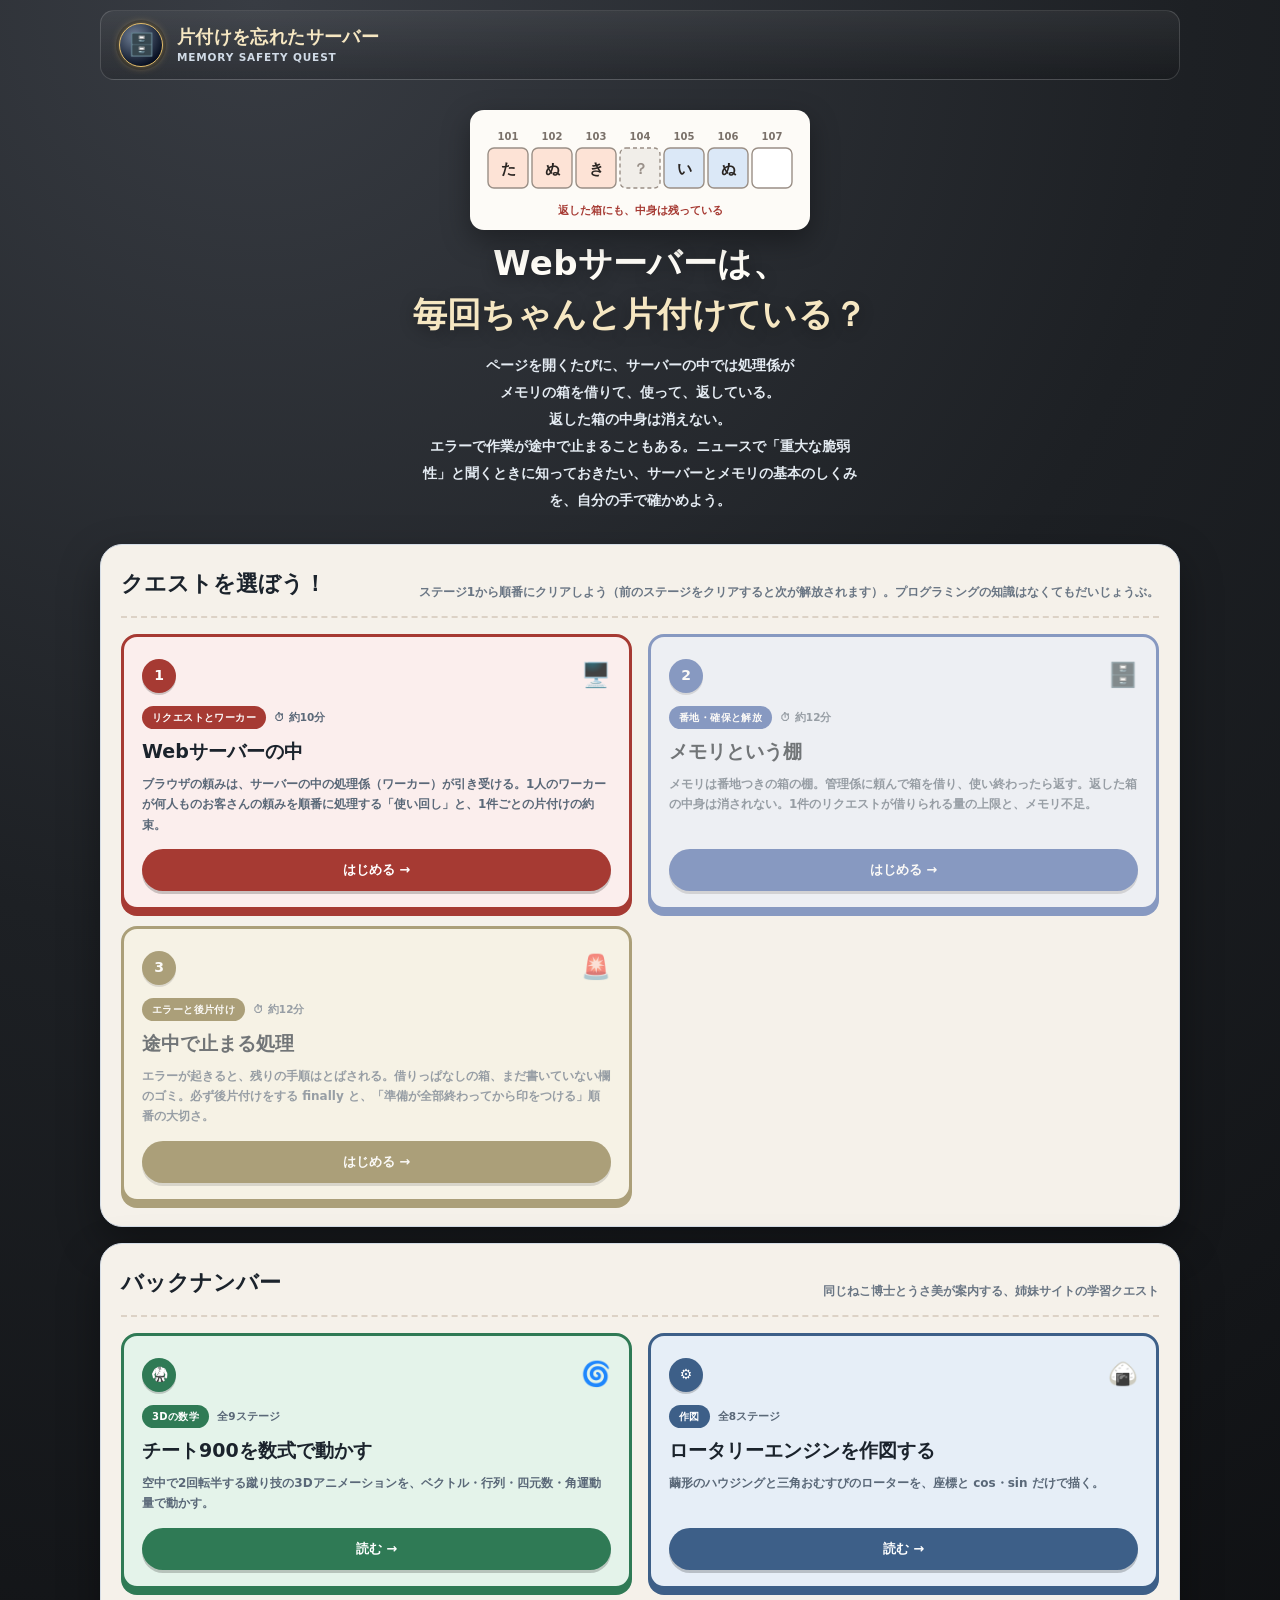
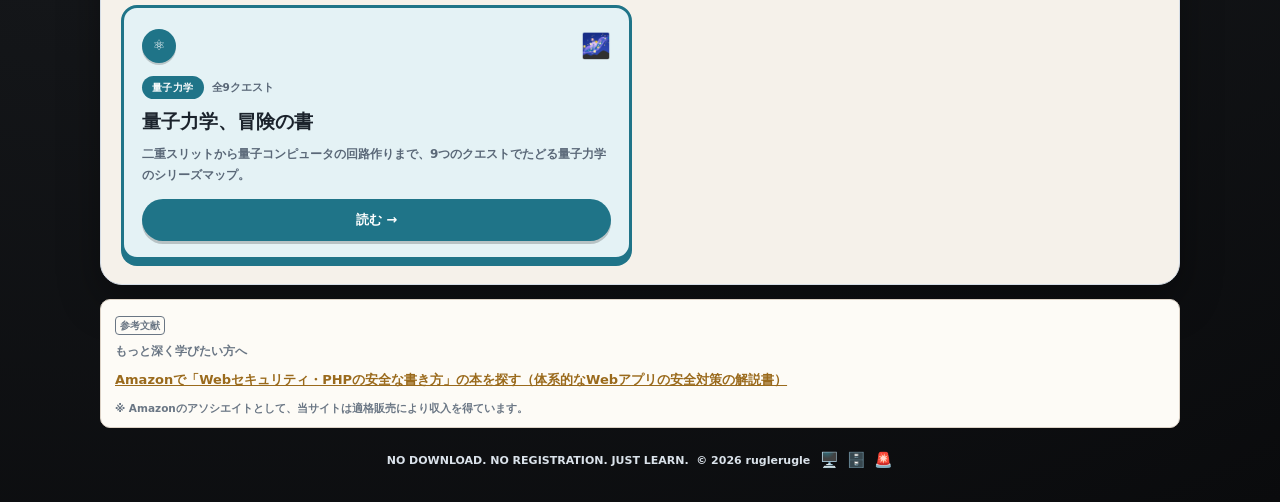
<file: index.html>
<!DOCTYPE html>
<html lang="ja">
<head>
<meta charset="UTF-8">
<meta name="viewport" content="width=device-width, initial-scale=1.0">
<meta name="theme-color" content="#1d2024">
<!-- Google tag (gtag.js) -->
<script async src="https://www.googletagmanager.com/gtag/js?id=G-9RTQCP2HXM"></script>
<script>
  window.dataLayer = window.dataLayer || [];
  function gtag(){dataLayer.push(arguments);}
  gtag('js', new Date());
  gtag('config', 'G-9RTQCP2HXM');
</script>
<title>片付けを忘れたサーバー ― Webサーバーとメモリのしくみを学ぶ全3ステージの無料学習ゲーム</title>
<meta name="description" content="Webページが届くまでにサーバーの中で何が起きているのか。リクエストとワーカーの使い回し、番地つきの箱が並ぶメモリの棚、エラーで処理が途中で止まったときの後片付けまで、Webサーバーとメモリのしくみを全3ステージで中学生にもわかるように解説。">
<link rel="canonical" href="https://memory-safety.habatakijuku.com/">
<meta property="og:type" content="website">
<meta property="og:site_name" content="片付けを忘れたサーバー">
<meta property="og:locale" content="ja_JP">
<meta property="og:title" content="片付けを忘れたサーバー ― Webサーバーとメモリのしくみを学ぶ全3ステージの無料学習ゲーム">
<meta property="og:description" content="リクエストとワーカー、番地つきの箱の棚、エラーと後片付け。Webサーバーの中で起きていることを全3ステージで。">
<meta property="og:url" content="https://memory-safety.habatakijuku.com/">
<meta property="og:image" content="https://memory-safety.habatakijuku.com/images/ogp.png">
<meta property="og:image:width" content="1200">
<meta property="og:image:height" content="630">
<meta property="og:image:alt" content="片付けを忘れたサーバー：番地つきの箱の棚と、途中で止められた処理係">
<meta name="twitter:card" content="summary_large_image">
<link rel="icon" type="image/png" href="images/favicon.png">
<link rel="apple-touch-icon" href="images/apple-touch-icon.png">
<link rel="stylesheet" href="design-system.css?v=20261022a">
<script type="application/ld+json">
{
  "@context": "https://schema.org",
  "@type": "LearningResource",
  "name": "片付けを忘れたサーバー",
  "alternateName": "MEMORY SAFETY QUEST",
  "description": "Webサーバーの中のしくみ（リクエスト・ワーカーの使い回し）、メモリ（番地・確保と解放・返した箱に残る中身・メモリの上限）、エラーで処理が途中で止まったときの後片付けを学ぶ全3ステージの無料学習ゲーム。",
  "url": "https://memory-safety.habatakijuku.com/",
  "inLanguage": "ja",
  "learningResourceType": "learning activity",
  "educationalLevel": "中学生以上",
  "teaches": "リクエストとレスポンス・ワーカーの使い回し・メモリの番地・メモリの確保と解放・memory_limit とメモリ不足・エラーと後片付け・finally・初期化の順番",
  "isAccessibleForFree": true,
  "author": { "@type": "Person", "name": "ruglerugle" },
  "hasPart": [
    { "@type": "LearningResource", "position": 1, "name": "STAGE1 Webサーバーの中", "url": "https://memory-safety.habatakijuku.com/stage1" },
    { "@type": "LearningResource", "position": 2, "name": "STAGE2 メモリという棚", "url": "https://memory-safety.habatakijuku.com/stage2" },
    { "@type": "LearningResource", "position": 3, "name": "STAGE3 途中で止まる処理", "url": "https://memory-safety.habatakijuku.com/stage3" }
  ]
}
</script>
<style>
  .hero-shelf{width:min(100%,340px);height:auto;display:block;margin:0 auto 8px;filter:drop-shadow(0 10px 14px rgba(0,0,0,.35))}
</style>
</head>
<body>
<div class="shell">
  <nav class="topbar" aria-label="サイト情報">
    <span class="brand-badge" aria-hidden="true">🗄️</span>
    <span class="brand-copy">
      <strong>片付けを忘れたサーバー</strong>
      <small>MEMORY SAFETY QUEST</small>
    </span>
  </nav>

  <header class="hero">
    <div class="hero-copy">
      <svg class="hero-shelf" viewBox="0 0 340 120" aria-hidden="true">
        <rect x="0" y="0" width="340" height="120" rx="14" fill="#fdfbf7"/>
        <g font-size="10" font-weight="800" text-anchor="middle" fill="#7a716a">
          <text x="38" y="30">101</text><text x="82" y="30">102</text><text x="126" y="30">103</text><text x="170" y="30">104</text><text x="214" y="30">105</text><text x="258" y="30">106</text><text x="302" y="30">107</text>
        </g>
        <g stroke="#9a8f86" stroke-width="1.4">
          <rect x="18" y="38" width="40" height="40" rx="6" fill="#fde3d6"/><rect x="62" y="38" width="40" height="40" rx="6" fill="#fde3d6"/><rect x="106" y="38" width="40" height="40" rx="6" fill="#fde3d6"/>
          <rect x="150" y="38" width="40" height="40" rx="6" fill="#f1eee9" stroke-dasharray="4 3"/><rect x="194" y="38" width="40" height="40" rx="6" fill="#dbe8f7"/><rect x="238" y="38" width="40" height="40" rx="6" fill="#dbe8f7"/><rect x="282" y="38" width="40" height="40" rx="6" fill="#fff"/>
        </g>
        <g font-size="15" font-weight="800" text-anchor="middle" fill="#2a2522">
          <text x="38" y="64">た</text><text x="82" y="64">ぬ</text><text x="126" y="64">き</text><text x="170" y="64" fill="#9a918a">？</text><text x="214" y="64">い</text><text x="258" y="64">ぬ</text>
        </g>
        <text x="170" y="104" font-size="11" font-weight="800" text-anchor="middle" fill="#a63a33">返した箱にも、中身は残っている</text>
      </svg>
      <h1><span class="line">Webサーバーは、</span><span class="line accent">毎回ちゃんと片付けている？</span></h1>
      <p>ページを開くたびに、サーバーの中では処理係が<span class="nowrap">メモリの箱を借りて、使って、返している。</span><span class="nowrap">返した箱の中身は消えない。</span><span class="nowrap">エラーで作業が途中で止まることもある。</span>ニュースで「重大な脆弱性」と聞くときに知っておきたい、サーバーとメモリの基本のしくみを、自分の手で確かめよう。</p>
    </div>
  </header>
  <main>
    <section class="board" aria-labelledby="quest-heading">
      <div class="board-head">
        <div><h2 id="quest-heading">クエストを選ぼう！</h2></div>
        <p>ステージ1から順番にクリアしよう（前のステージをクリアすると次が解放されます）。プログラミングの知識はなくてもだいじょうぶ。</p>
      </div>
      <div class="quest-grid">
        <a class="quest-card" href="stage1.html" data-stage="1" style="--accent:#a63a33;--accent-bg:#fbeeed">
          <div class="q-top"><span class="q-num">1</span><span class="q-suit" aria-hidden="true">🖥️</span></div>
          <div class="q-meta"><span class="q-tag">リクエストとワーカー</span><span class="q-time">⏱ 約10分</span></div>
          <div class="q-title">Webサーバーの中</div>
          <p class="q-desc">ブラウザの頼みは、サーバーの中の処理係（ワーカー）が引き受ける。1人のワーカーが何人ものお客さんの頼みを順番に処理する「使い回し」と、1件ごとの片付けの約束。</p>
          <span class="q-cta">はじめる →</span>
        </a>
        <a class="quest-card" href="stage2.html" data-stage="2" style="--accent:#3f5fa6;--accent-bg:#e9eef9">
          <div class="q-top"><span class="q-num">2</span><span class="q-suit" aria-hidden="true">🗄️</span></div>
          <div class="q-meta"><span class="q-tag">番地・確保と解放</span><span class="q-time">⏱ 約12分</span></div>
          <div class="q-title">メモリという棚</div>
          <p class="q-desc">メモリは番地つきの箱の棚。管理係に頼んで箱を借り、使い終わったら返す。返した箱の中身は消されない。1件のリクエストが借りられる量の上限と、メモリ不足。</p>
          <span class="q-cta">はじめる →</span>
        </a>
        <a class="quest-card" href="stage3.html" data-stage="3" style="--accent:#7a6a2f;--accent-bg:#f7f3e2">
          <div class="q-top"><span class="q-num">3</span><span class="q-suit" aria-hidden="true">🚨</span></div>
          <div class="q-meta"><span class="q-tag">エラーと後片付け</span><span class="q-time">⏱ 約12分</span></div>
          <div class="q-title">途中で止まる処理</div>
          <p class="q-desc">エラーが起きると、残りの手順はとばされる。借りっぱなしの箱、まだ書いていない欄のゴミ。必ず後片付けをする finally と、「準備が全部終わってから印をつける」順番の大切さ。</p>
          <span class="q-cta">はじめる →</span>
        </a>
      </div>
    </section>
    <section class="board" aria-labelledby="next-heading" style="margin-top:16px">
      <div class="board-head">
        <div><h2 id="next-heading">バックナンバー</h2></div>
        <p>同じねこ博士とうさ美が案内する、姉妹サイトの学習クエスト</p>
      </div>
      <div class="quest-grid">
        <a class="quest-card" href="https://physics-engine.habatakijuku.com/" target="_blank" rel="noopener" style="--accent:#2f7a55;--accent-bg:#e4f3ea">
          <div class="q-top"><span class="q-num">🥋</span><span class="q-suit" aria-hidden="true">🌀</span></div>
          <div class="q-meta"><span class="q-tag">3Dの数学</span><span class="q-time">全9ステージ</span></div>
          <div class="q-title">チート900を数式で動かす</div>
          <p class="q-desc">空中で2回転半する蹴り技の3Dアニメーションを、ベクトル・行列・四元数・角運動量で動かす。</p>
          <span class="q-cta">読む →</span>
        </a>
        <a class="quest-card" href="https://rotary-engine.habatakijuku.com/" target="_blank" rel="noopener" style="--accent:#3d5f88;--accent-bg:#e6eef7">
          <div class="q-top"><span class="q-num">⚙</span><span class="q-suit" aria-hidden="true">🍙</span></div>
          <div class="q-meta"><span class="q-tag">作図</span><span class="q-time">全8ステージ</span></div>
          <div class="q-title">ロータリーエンジンを作図する</div>
          <p class="q-desc">繭形のハウジングと三角おむすびのローターを、座標と cos・sin だけで描く。</p>
          <span class="q-cta">読む →</span>
        </a>
        <a class="quest-card" href="https://quantum-mechanics.habatakijuku.com/" target="_blank" rel="noopener" style="--accent:#1f7488;--accent-bg:#e4f2f5">
          <div class="q-top"><span class="q-num">⚛</span><span class="q-suit" aria-hidden="true">🌌</span></div>
          <div class="q-meta"><span class="q-tag">量子力学</span><span class="q-time">全9クエスト</span></div>
          <div class="q-title">量子力学、冒険の書</div>
          <p class="q-desc">二重スリットから量子コンピュータの回路作りまで、9つのクエストでたどる量子力学のシリーズマップ。</p>
          <span class="q-cta">読む →</span>
        </a>
      </div>
    </section>
    <div id="book-recommend"></div>
  </main>
  <footer>
    <p>NO DOWNLOAD. NO REGISTRATION. JUST LEARN. &nbsp;© <span id="year"></span> ruglerugle</p>
    <div class="footer-suits" aria-hidden="true"><span>🖥️</span><span>🗄️</span><span>🚨</span></div>
  </footer>
</div>
<script>
  document.getElementById("year").textContent = new Date().getFullYear();
</script>
<script src="js/progress.js?v=20261022a"></script>
<script>RQ.initCoverPage();</script>
<script src="https://my.habatakijuku.com/sync.js" defer></script>
</body>
</html>
</file>
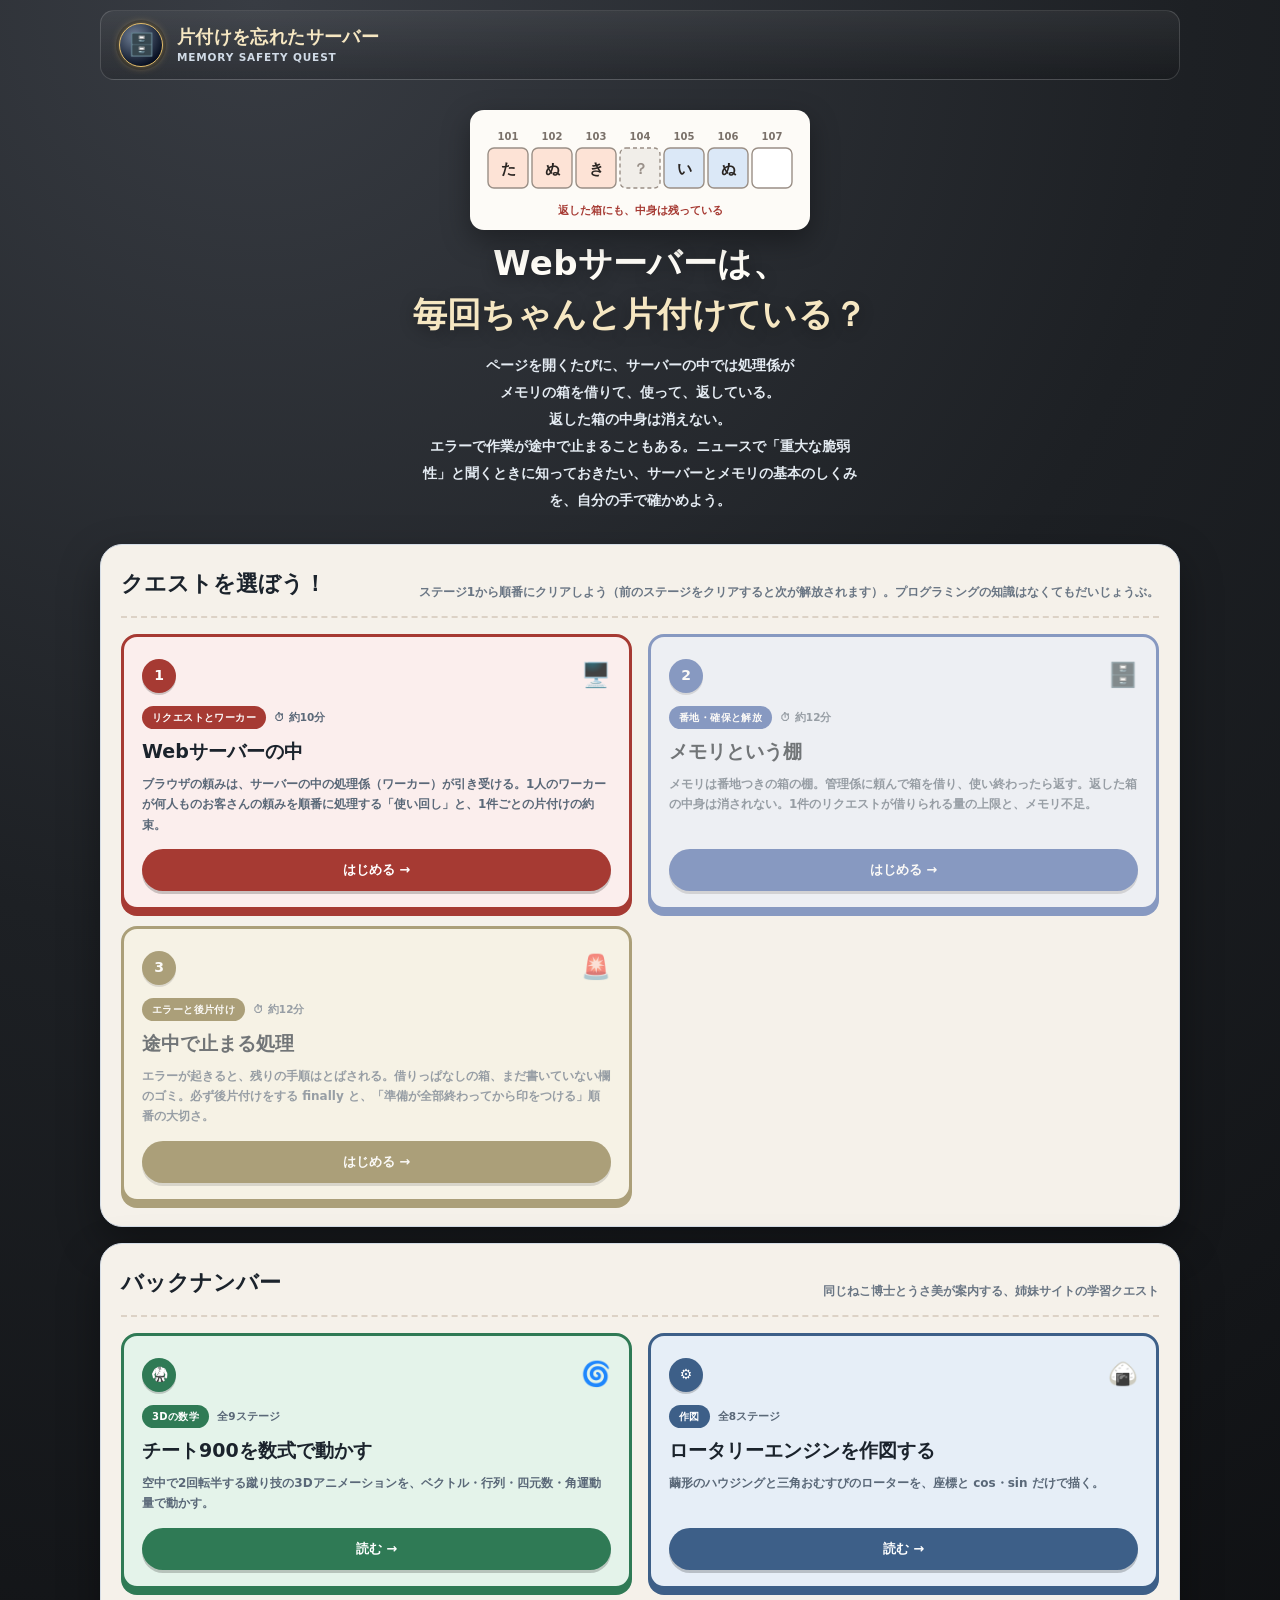
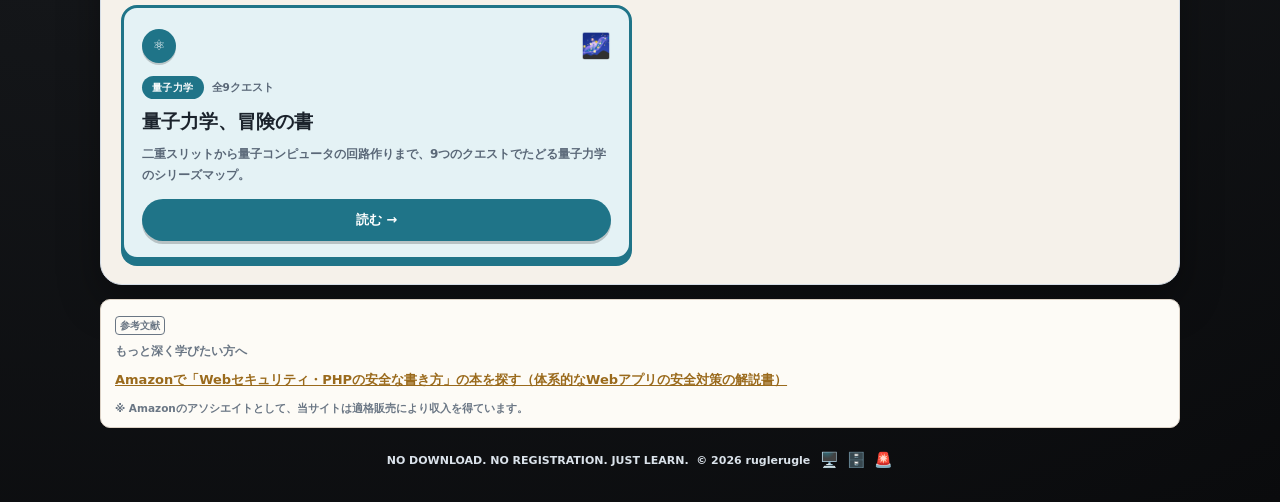
<file: complete.html>
<!DOCTYPE html>
<html lang="ja">
<head>
<meta charset="UTF-8">
<meta name="viewport" content="width=device-width, initial-scale=1.0">
<meta name="theme-color" content="#1d2024">
<!-- Google tag (gtag.js) -->
<script async src="https://www.googletagmanager.com/gtag/js?id=G-9RTQCP2HXM"></script>
<script>
  window.dataLayer = window.dataLayer || [];
  function gtag(){dataLayer.push(arguments);}
  gtag('js', new Date());
  gtag('config', 'G-9RTQCP2HXM');
</script>
<title>全ステージクリア ― 片付けを忘れたサーバー</title>
<meta name="description" content="片付けを忘れたサーバー、全3ステージクリアおめでとう。ここまでの旅を振り返ろう。">
<meta name="robots" content="noindex">
<link rel="canonical" href="https://memory-safety.habatakijuku.com/complete">
<meta property="og:type" content="website">
<meta property="og:site_name" content="片付けを忘れたサーバー">
<meta property="og:locale" content="ja_JP">
<meta property="og:title" content="全ステージクリア ― 片付けを忘れたサーバー">
<meta property="og:description" content="全3ステージクリアおめでとう。旅を振り返ろう。">
<meta property="og:url" content="https://memory-safety.habatakijuku.com/complete">
<meta property="og:image" content="https://memory-safety.habatakijuku.com/images/ogp.png">
<meta property="og:image:width" content="1200">
<meta property="og:image:height" content="630">
<meta property="og:image:alt" content="片付けを忘れたサーバー：番地つきの箱の棚と、途中で止められた処理係">
<meta name="twitter:card" content="summary_large_image">
<link rel="icon" type="image/png" href="images/favicon.png">
<link rel="apple-touch-icon" href="images/apple-touch-icon.png">
<link rel="stylesheet" href="design-system.css?v=20261022a">
</head>
<body>
<div class="shell">
  <nav class="topbar" aria-label="サイト情報">
    <a class="brand-badge" href="index.html" title="トップへ" aria-label="トップへ" style="text-decoration:none">🗄️</a>
    <span class="brand-copy">
      <strong>片付けを忘れたサーバー</strong>
      <small>MEMORY SAFETY QUEST</small>
    </span>
  </nav>

  <header class="hero">
    <div class="hero-copy">
      <h1><span class="line">借りて、使って、</span><span class="line accent">きちんと返す。</span></h1>
      <p>リクエストとワーカーの使い回し、番地つきの箱の棚、エラーで止まったときの後片付け。きみは、Webサーバーが毎回の頼みをどう引き受けて、どう片付けているのかを、ひとつずつ確かめた。旅の記録で振り返ろう。</p>
    </div>
  </header>

  <main>
    <section class="board" aria-labelledby="recap-heading">
      <div class="board-head">
        <div><h2 id="recap-heading">ここまでの旅を振り返ろう</h2></div>
      </div>

      <div class="recap-list">
        <div class="recap-item">
          <span class="recap-num">1</span>
          <div class="recap-body"><span class="recap-title">Webサーバーの中。</span> <span class="recap-desc">ブラウザの頼みがリクエスト、返事がレスポンス。用意しておいたワーカーが何件ものリクエストを順番に引き受け、1件ごとに使ったものを全部片付ける。</span></div>
        </div>
        <div class="recap-item">
          <span class="recap-num">2</span>
          <div class="recap-body"><span class="recap-title">メモリという棚。</span> <span class="recap-desc">メモリは番地つきの箱の棚。借りる＝確保、返す＝解放。返した箱の中身は消されない。1件が借りられる量には memory_limit の上限があり、超えるとメモリ不足（OOM）で打ち切り。</span></div>
        </div>
        <div class="recap-item">
          <span class="recap-num">3</span>
          <div class="recap-body"><span class="recap-title">途中で止まる処理。</span> <span class="recap-desc">エラーが起きると残りの手順はとばされる。finally で必ず後片付けをする。まだ書いていない欄にはゴミが入っているので、借りたらすぐ初期値を書き、準備が全部終わってから「できた」の印をつける。</span></div>
        </div>
      </div>

      <div class="complete-actions">
        <a class="btn btn-primary" id="btn-share" href="#" target="_blank" rel="noopener">𝕏 クリアをシェアする</a>
        <a class="btn" href="index.html">トップに戻る →</a>
        <button class="btn" id="btn-reset-all">🔄 進捗をリセットして最初から</button>
      </div>
    </section>

    <section class="board" aria-labelledby="next-heading" style="margin-top:16px">
      <div class="board-head">
        <div><h2 id="next-heading">バックナンバー</h2></div>
        <p>同じねこ博士とうさ美が案内する、姉妹サイトの学習クエスト</p>
      </div>
      <div class="quest-grid">
        <a class="quest-card" href="https://rotary-engine.habatakijuku.com/" target="_blank" rel="noopener" style="--accent:#3d5f88;--accent-bg:#e6eef7">
          <div class="q-top"><span class="q-num">⚙</span><span class="q-suit" aria-hidden="true">🍙</span></div>
          <div class="q-meta"><span class="q-tag">作図</span><span class="q-time">全8ステージ</span></div>
          <div class="q-title">ロータリーエンジンを作図する</div>
          <p class="q-desc">繭形のハウジングと三角おむすびのローターを、座標と cos・sin だけで描く。</p>
          <span class="q-cta">読む →</span>
        </a>
        <a class="quest-card" href="https://physics-engine.habatakijuku.com/" target="_blank" rel="noopener" style="--accent:#2f7a55;--accent-bg:#e4f3ea">
          <div class="q-top"><span class="q-num">🥋</span><span class="q-suit" aria-hidden="true">🌀</span></div>
          <div class="q-meta"><span class="q-tag">3Dの数学</span><span class="q-time">全9ステージ</span></div>
          <div class="q-title">チート900を数式で動かす</div>
          <p class="q-desc">空中で2回転半する蹴り技の3Dアニメーションを、ベクトル・行列・四元数・角運動量で動かす。</p>
          <span class="q-cta">読む →</span>
        </a>
        <a class="quest-card" href="https://quantum-mechanics.habatakijuku.com/" target="_blank" rel="noopener" style="--accent:#1f7488;--accent-bg:#e4f2f5">
          <div class="q-top"><span class="q-num">⚛</span><span class="q-suit" aria-hidden="true">🌌</span></div>
          <div class="q-meta"><span class="q-tag">量子力学</span><span class="q-time">全9クエスト</span></div>
          <div class="q-title">量子力学、冒険の書</div>
          <p class="q-desc">二重スリットから量子コンピュータの回路作りまで、9つのクエストでたどる量子力学のシリーズマップ。</p>
          <span class="q-cta">読む →</span>
        </a>
      </div>
    </section>
    <div id="book-recommend"></div>
  </main>

  <footer>
    <p>NO DOWNLOAD. NO REGISTRATION. JUST LEARN. &nbsp;© <span id="year"></span> ruglerugle</p>
    <div class="footer-suits" aria-hidden="true"><span>🖥️</span><span>🗄️</span><span>🚨</span></div>
  </footer>
</div>

<script>
  document.getElementById("year").textContent = new Date().getFullYear();
  document.getElementById("btn-share").href =
    "https://twitter.com/intent/tweet?text=" +
    encodeURIComponent("「片付けを忘れたサーバー」全3ステージをクリア！ リクエストとワーカー、メモリの棚、エラーと後片付けで、Webサーバーの中のしくみがわかりました🗄️") +
    "&url=" + encodeURIComponent("https://memory-safety.habatakijuku.com/");
</script>
<script src="js/progress.js?v=20261022a"></script>
<script>RQ.initCompletePage();</script>
<script src="https://my.habatakijuku.com/sync.js" defer></script>
</body>
</html>
</file>
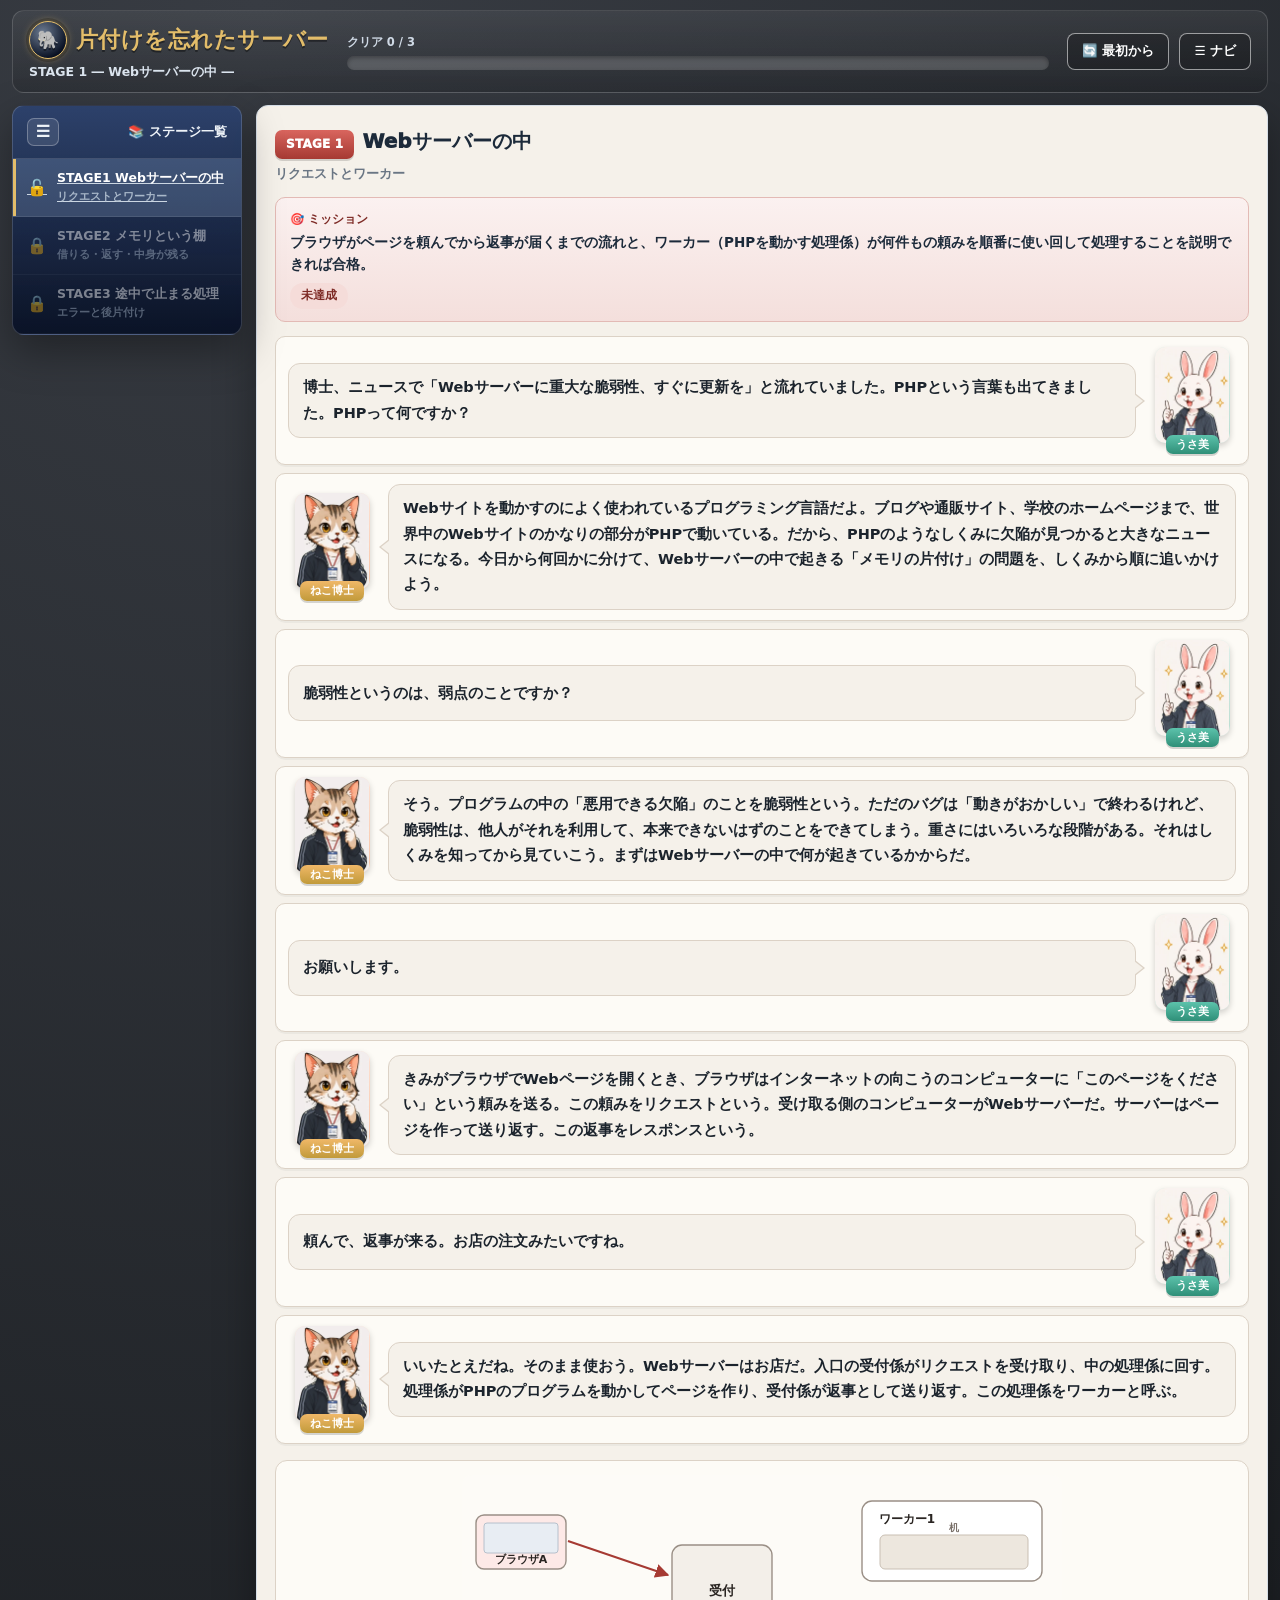
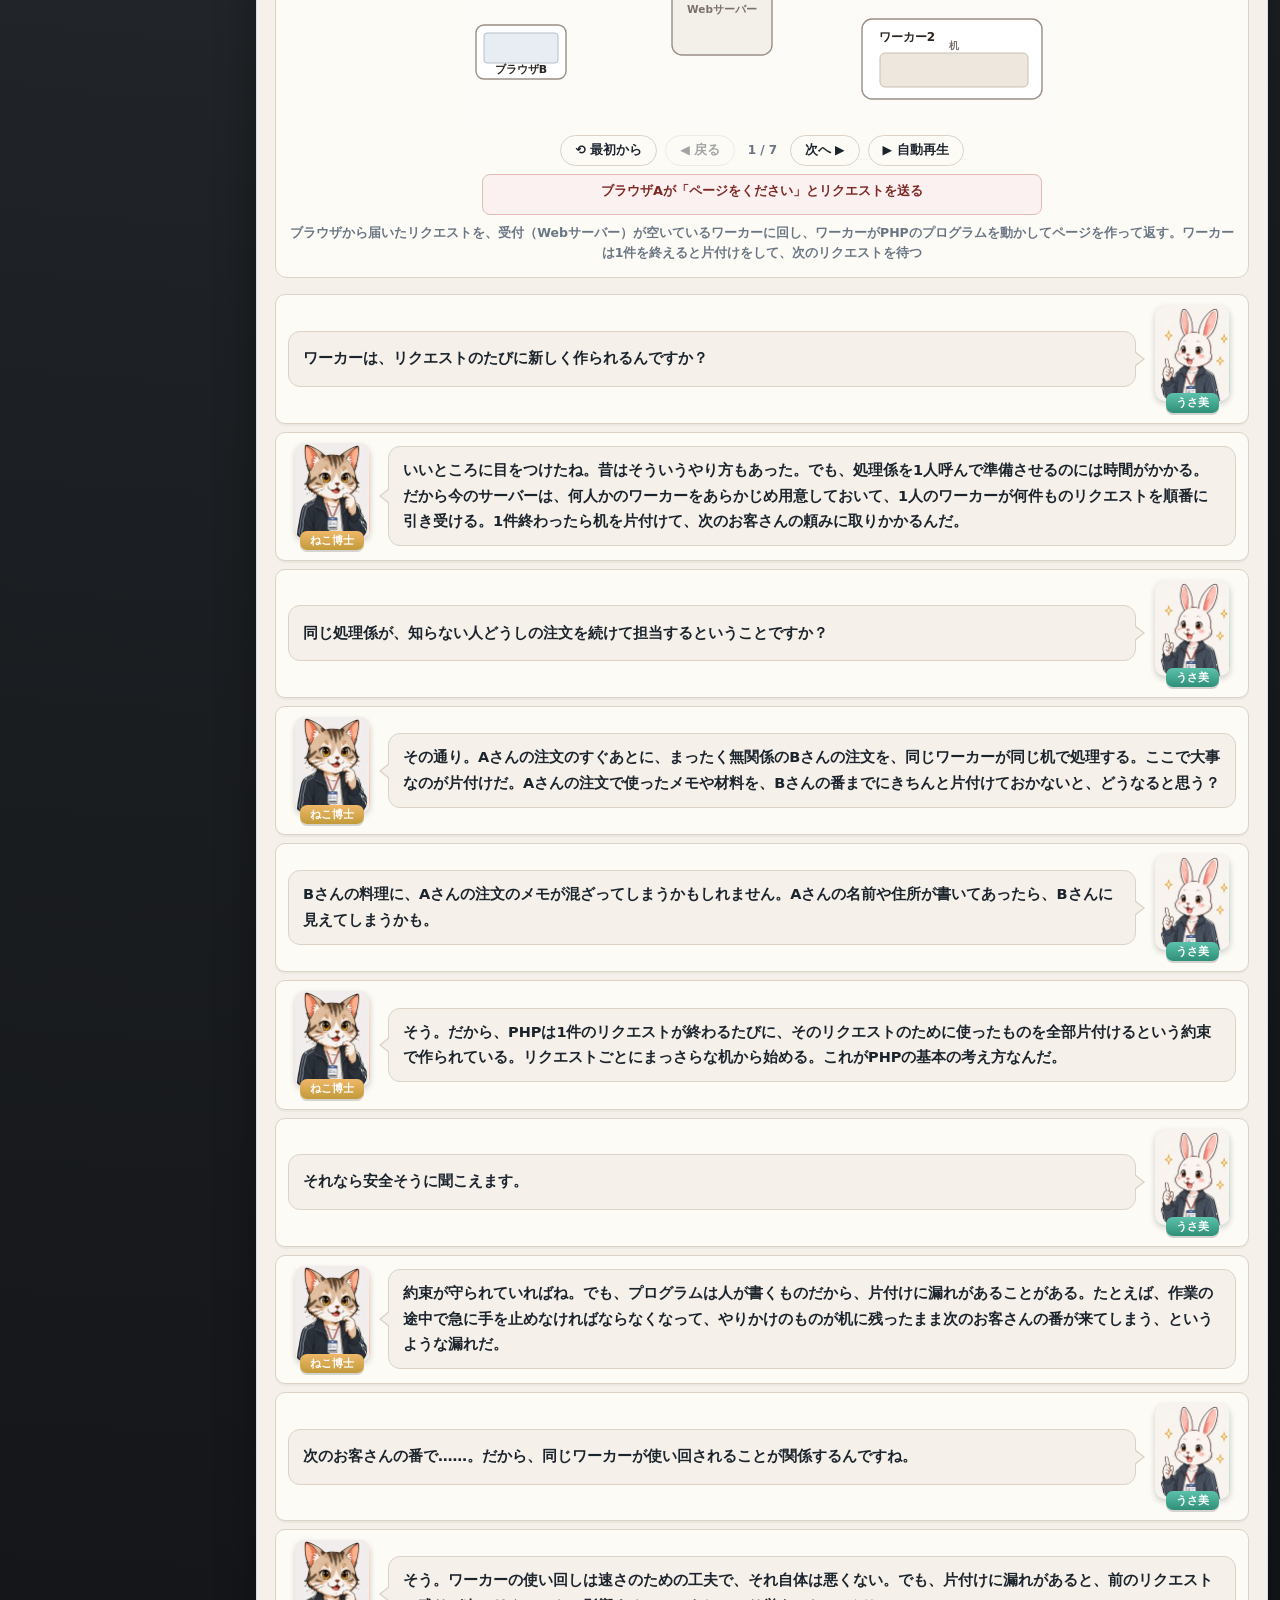
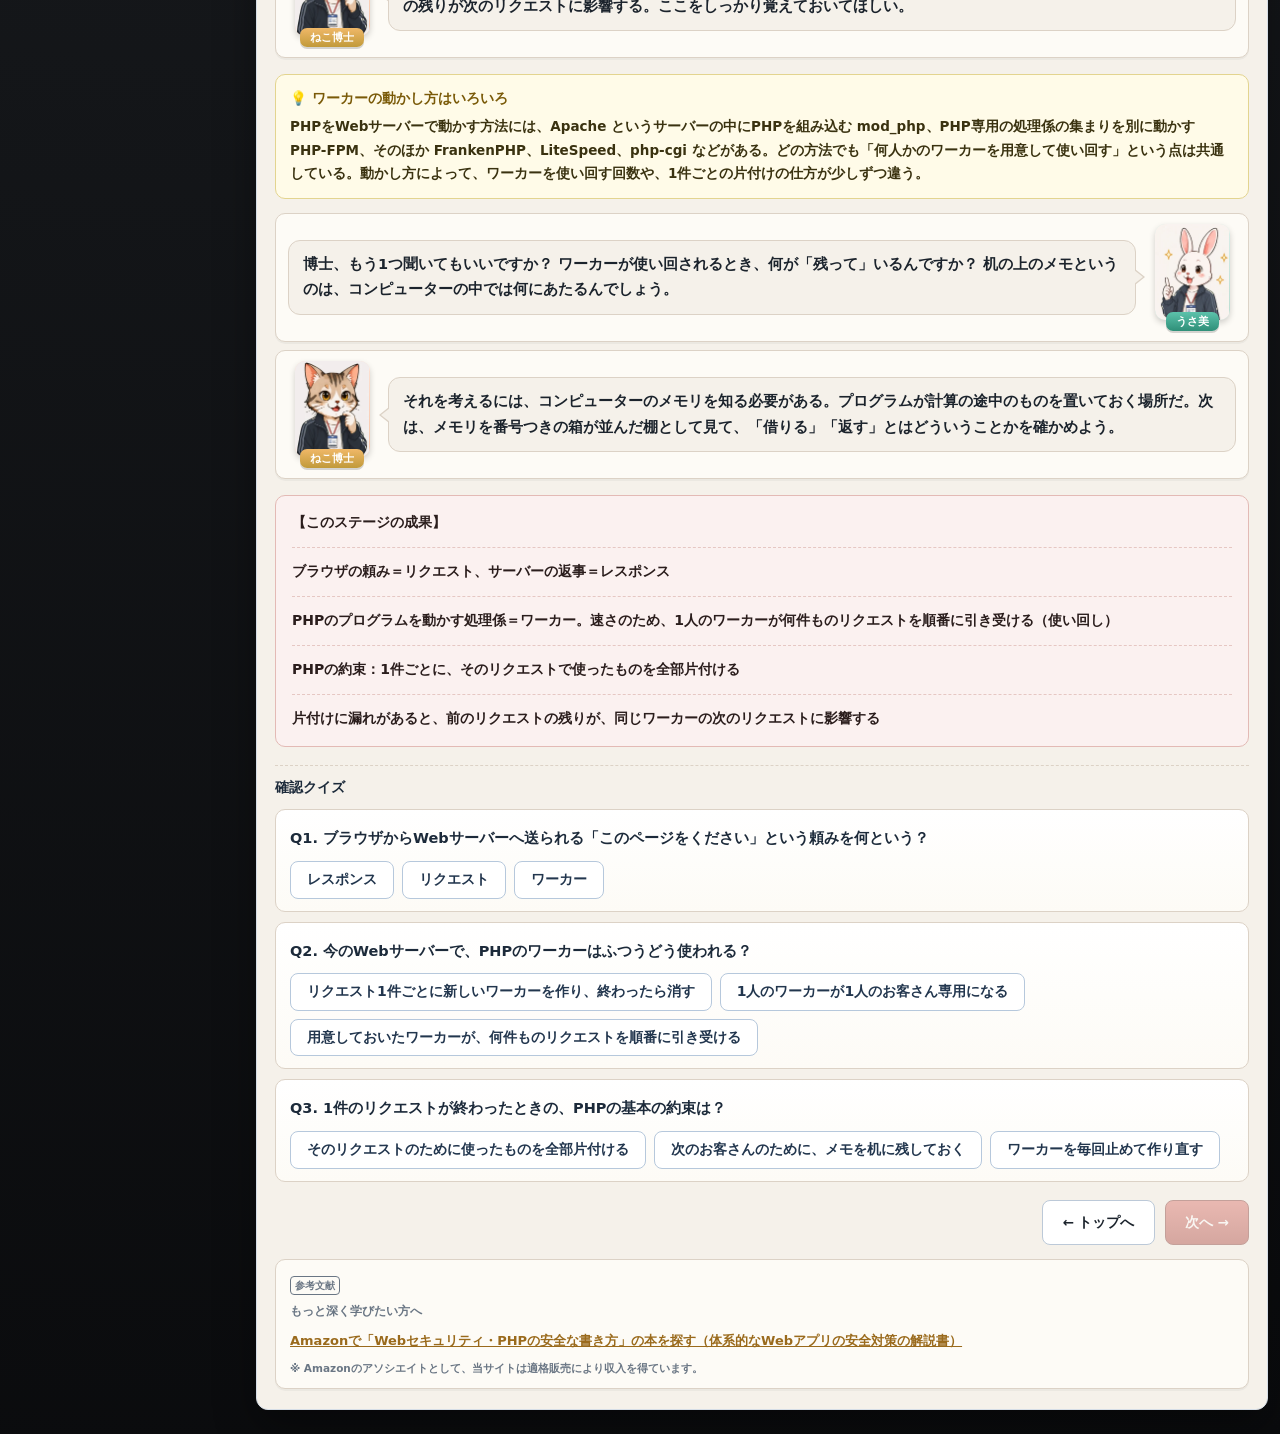
<file: stage1.html>
<!DOCTYPE html>
<html lang="ja">
<head>
<meta charset="UTF-8">
<meta name="viewport" content="width=device-width, initial-scale=1.0">
<meta name="theme-color" content="#1d2024">
<!-- Google tag (gtag.js) -->
<script async src="https://www.googletagmanager.com/gtag/js?id=G-9RTQCP2HXM"></script>
<script>
  window.dataLayer = window.dataLayer || [];
  function gtag(){dataLayer.push(arguments);}
  gtag('js', new Date());
  gtag('config', 'G-9RTQCP2HXM');
</script>
<title>STAGE1 Webサーバーの中（リクエストとワーカー） ― 片付けを忘れたサーバー</title>
<meta name="description" content="Webページが表示されるまでに、サーバーの中で何が起きているのか。リクエスト・PHP・ワーカーのしくみと、1つのワーカーが何人ものお客さんの頼みを順番に引き受ける「使い回し」と、1件ごとの片付けの約束を学ぶ。">
<link rel="canonical" href="https://memory-safety.habatakijuku.com/stage1">
<meta property="og:type" content="article">
<meta property="og:site_name" content="片付けを忘れたサーバー">
<meta property="og:locale" content="ja_JP">
<meta property="og:title" content="STAGE1 Webサーバーの中（リクエストとワーカー） ― 片付けを忘れたサーバー">
<meta property="og:description" content="ブラウザの頼みはどう処理されるのか。PHPのワーカーが使い回されるしくみと、片付けの約束。">
<meta property="og:url" content="https://memory-safety.habatakijuku.com/stage1">
<meta property="og:image" content="https://memory-safety.habatakijuku.com/images/ogp.png">
<meta property="og:image:width" content="1200">
<meta property="og:image:height" content="630">
<meta property="og:image:alt" content="片付けを忘れたサーバー：番地つきの箱の棚と、途中で止められた処理係">
<meta name="twitter:card" content="summary_large_image">
<link rel="icon" type="image/png" href="images/favicon.png">
<link rel="apple-touch-icon" href="images/apple-touch-icon.png">
<script type="application/ld+json">
{
  "@context": "https://schema.org",
  "@graph": [
    {
      "@type": "LearningResource",
      "name": "STAGE1 Webサーバーの中",
      "description": "Webページが表示されるまでに、サーバーの中で何が起きているのか。リクエスト・PHP・ワーカーのしくみと、1つのワーカーが何人ものお客さんの頼みを順番に引き受ける「使い回し」と、1件ごとの片付けの約束を学ぶ。",
      "url": "https://memory-safety.habatakijuku.com/stage1",
      "inLanguage": "ja",
      "learningResourceType": "learning activity",
      "educationalLevel": "中学生以上",
      "isAccessibleForFree": true,
      "position": 1,
      "isPartOf": {
        "@type": "LearningResource",
        "name": "片付けを忘れたサーバー",
        "url": "https://memory-safety.habatakijuku.com/"
      },
      "author": {
        "@type": "Person",
        "name": "ruglerugle"
      }
    },
    {
      "@type": "BreadcrumbList",
      "itemListElement": [
        {
          "@type": "ListItem",
          "position": 1,
          "name": "片付けを忘れたサーバー",
          "item": "https://memory-safety.habatakijuku.com/"
        },
        {
          "@type": "ListItem",
          "position": 2,
          "name": "STAGE1 Webサーバーの中",
          "item": "https://memory-safety.habatakijuku.com/stage1"
        }
      ]
    }
  ]
}
</script>
<link rel="stylesheet" href="design-system.css?v=20261022a">
<style>
  .note-box{background:#fffbe8;border:1px solid #e3d48f;border-radius:10px;padding:12px 14px;margin:12px 0;font-size:13.5px;line-height:1.75;color:#3a3210;font-weight:700}
  .note-box .nb-title{display:block;font-weight:950;margin-bottom:4px;color:#7a5a08}
  .num-table{margin:10px auto 0;border-collapse:collapse;font-size:12.5px;max-width:100%}
  .num-table th,.num-table td{border:1px solid var(--line);padding:4px 8px;text-align:left;vertical-align:top}
  .num-table th{background:var(--paper2);font-weight:900;color:var(--ink)}
  .tbl-wrap{overflow-x:auto}
  .code-box{background:#23262b;color:#e8e6e1;border-radius:10px;padding:12px 14px;margin:12px 0;font-family:Consolas,"Courier New",monospace;font-size:13px;line-height:1.7;text-align:left;overflow-x:auto;white-space:pre}
  .code-box .c{color:#8d96a3}
  .code-box .k{color:#f0a49e}
  .code-box .s{color:#b7d99a}
  .viz{width:100%;max-width:600px;margin:0 auto;overflow-x:auto}
  .viz svg{display:block;width:100%;min-width:420px;height:auto;max-width:none}
  .viz svg.narrow{min-width:0}
  .viz-ctl{display:flex;align-items:center;gap:8px;flex-wrap:wrap;justify-content:center;margin-top:10px}
  .viz-ctl button{padding:6px 14px;border:1px solid var(--line);border-radius:999px;background:var(--paper2);color:var(--ink);font-size:12.5px;font-weight:800;cursor:pointer}
  .viz-ctl button:hover{background:#fff}
  .viz-ctl button:disabled{opacity:.4;cursor:default}
  .viz-ctl .viz-count{font-size:12px;font-weight:800;color:var(--muted);font-variant-numeric:tabular-nums;min-width:3.2em}
  .viz-msg{margin:8px auto 0;max-width:560px;min-height:3.2em;font-size:13px;font-weight:800;line-height:1.6;color:#7d2a25;background:#fbf1f0;border:1px solid #e3bab5;border-radius:8px;padding:6px 10px}
  .viz text{font-family:inherit}

</style>

</head>
<body>
<div class="app-shell side-collapsed" id="app-shell">
  <header class="game-header">
    <div class="brand">
      <div class="brand-title"><a class="head-reset home-badge" href="index.html" title="トップへ" aria-label="トップへ">🐘</a> <span>片付けを忘れたサーバー</span></div>
      <div class="brand-sub">STAGE 1 ― Webサーバーの中 ―</div>
    </div>
    <div class="head-progress-wrap">
      <div class="head-progress-label" id="progress-label">クリア 0 / 3</div>
      <div class="head-progress" role="progressbar" aria-label="クリア済みステージ数" aria-valuemin="0" aria-valuemax="3" aria-valuenow="0"><div class="head-progress-fill" id="progress-fill" style="width:0%"></div></div>
    </div>
    <div class="header-actions">
      <button class="head-reset" id="btn-reset-all">🔄 最初から</button>
      <button class="head-reset" id="head-nav-toggle" title="ステージ一覧の表示切替">☰ ナビ</button>
    </div>
  </header>
  <div class="game-layout">
    <div class="side-backdrop" id="side-backdrop"></div>
    <aside class="side-panel">
      <div class="side-head">
        <button class="side-toggle" id="sidebar-toggle" title="ステージ一覧の表示切替" aria-label="ステージ一覧の表示切替">☰</button>
        <span class="side-head-text">📚 ステージ一覧</span>
      </div>
      <div class="side-list" id="side-list"></div>
    </aside>
    <main class="main-area">
      <div class="chapter-head">
        <span class="chapter-badge">STAGE 1</span><h1 class="chapter-title">Webサーバーの中</h1>
        <div class="chapter-sub">リクエストとワーカー</div>
      </div>
      <div class="mission-box">
        <div class="mission-label">🎯 ミッション</div>
        <div class="mission-text">ブラウザがページを頼んでから返事が届くまでの流れと、<strong>ワーカー</strong>（PHPを動かす処理係）が<strong>何件もの頼みを順番に使い回して</strong>処理することを説明できれば合格。</div>
        <span class="mission-status" id="mission-status">未達成</span>
      </div>
      <div class="dialogue-scene">
        <div class="dialog-row right">
          <div class="dialog-character">
            <div class="dialog-avatar student"><img src="images/rabbit.webp" width="300" height="386" alt=""></div>
            <div class="dialog-name student">うさ美</div>
          </div>
          <div class="dialog-bubble">博士、ニュースで「Webサーバーに重大な脆弱性、すぐに更新を」と流れていました。PHPという言葉も出てきました。PHPって何ですか？</div>
        </div>
        <div class="dialog-row">
          <div class="dialog-character">
            <div class="dialog-avatar mentor"><img src="images/cat.webp" width="300" height="386" alt="" loading="lazy" decoding="async"></div>
            <div class="dialog-name mentor">ねこ博士</div>
          </div>
          <div class="dialog-bubble">Webサイトを動かすのによく使われているプログラミング言語だよ。ブログや通販サイト、学校のホームページまで、世界中のWebサイトのかなりの部分がPHPで動いている。だから、PHPのようなしくみに欠陥が見つかると大きなニュースになる。今日から何回かに分けて、Webサーバーの中で起きる「メモリの片付け」の問題を、しくみから順に追いかけよう。</div>
        </div>
        <div class="dialog-row right">
          <div class="dialog-character">
            <div class="dialog-avatar student"><img src="images/rabbit.webp" width="300" height="386" alt="" loading="lazy" decoding="async"></div>
            <div class="dialog-name student">うさ美</div>
          </div>
          <div class="dialog-bubble">脆弱性というのは、弱点のことですか？</div>
        </div>
        <div class="dialog-row">
          <div class="dialog-character">
            <div class="dialog-avatar mentor"><img src="images/cat.webp" width="300" height="386" alt="" loading="lazy" decoding="async"></div>
            <div class="dialog-name mentor">ねこ博士</div>
          </div>
          <div class="dialog-bubble">そう。プログラムの中の「悪用できる欠陥」のことを脆弱性という。ただのバグは「動きがおかしい」で終わるけれど、脆弱性は、他人がそれを利用して、本来できないはずのことをできてしまう。重さにはいろいろな段階がある。それはしくみを知ってから見ていこう。まずはWebサーバーの中で何が起きているかからだ。</div>
        </div>
        <div class="dialog-row right">
          <div class="dialog-character">
            <div class="dialog-avatar student"><img src="images/rabbit.webp" width="300" height="386" alt="" loading="lazy" decoding="async"></div>
            <div class="dialog-name student">うさ美</div>
          </div>
          <div class="dialog-bubble">お願いします。</div>
        </div>
        <div class="dialog-row">
          <div class="dialog-character">
            <div class="dialog-avatar mentor"><img src="images/cat.webp" width="300" height="386" alt="" loading="lazy" decoding="async"></div>
            <div class="dialog-name mentor">ねこ博士</div>
          </div>
          <div class="dialog-bubble">きみがブラウザでWebページを開くとき、ブラウザはインターネットの向こうのコンピューターに「このページをください」という<strong>頼み</strong>を送る。この頼みを<strong>リクエスト</strong>という。受け取る側のコンピューターが<strong>Webサーバー</strong>だ。サーバーはページを作って送り返す。この返事を<strong>レスポンス</strong>という。</div>
        </div>
        <div class="dialog-row right">
          <div class="dialog-character">
            <div class="dialog-avatar student"><img src="images/rabbit.webp" width="300" height="386" alt="" loading="lazy" decoding="async"></div>
            <div class="dialog-name student">うさ美</div>
          </div>
          <div class="dialog-bubble">頼んで、返事が来る。お店の注文みたいですね。</div>
        </div>
        <div class="dialog-row">
          <div class="dialog-character">
            <div class="dialog-avatar mentor"><img src="images/cat.webp" width="300" height="386" alt="" loading="lazy" decoding="async"></div>
            <div class="dialog-name mentor">ねこ博士</div>
          </div>
          <div class="dialog-bubble">いいたとえだね。そのまま使おう。Webサーバーはお店だ。入口の受付係がリクエストを受け取り、中の<strong>処理係</strong>に回す。処理係がPHPのプログラムを動かしてページを作り、受付係が返事として送り返す。この処理係を<strong>ワーカー</strong>と呼ぶ。</div>
        </div>
      </div>

      <div class="diagram-box">
        <div id="v1"></div>
        <div class="diagram-caption">ブラウザから届いたリクエストを、受付（Webサーバー）が空いているワーカーに回し、ワーカーがPHPのプログラムを動かしてページを作って返す。ワーカーは1件を終えると片付けをして、次のリクエストを待つ</div>
      </div>

      <div class="dialogue-scene">
        <div class="dialog-row right">
          <div class="dialog-character">
            <div class="dialog-avatar student"><img src="images/rabbit.webp" width="300" height="386" alt="" loading="lazy" decoding="async"></div>
            <div class="dialog-name student">うさ美</div>
          </div>
          <div class="dialog-bubble">ワーカーは、リクエストのたびに新しく作られるんですか？</div>
        </div>
        <div class="dialog-row">
          <div class="dialog-character">
            <div class="dialog-avatar mentor"><img src="images/cat.webp" width="300" height="386" alt="" loading="lazy" decoding="async"></div>
            <div class="dialog-name mentor">ねこ博士</div>
          </div>
          <div class="dialog-bubble">いいところに目をつけたね。昔はそういうやり方もあった。でも、処理係を1人呼んで準備させるのには時間がかかる。だから今のサーバーは、何人かのワーカーをあらかじめ用意しておいて、<strong>1人のワーカーが何件ものリクエストを順番に引き受ける</strong>。1件終わったら机を片付けて、次のお客さんの頼みに取りかかるんだ。</div>
        </div>
        <div class="dialog-row right">
          <div class="dialog-character">
            <div class="dialog-avatar student"><img src="images/rabbit.webp" width="300" height="386" alt="" loading="lazy" decoding="async"></div>
            <div class="dialog-name student">うさ美</div>
          </div>
          <div class="dialog-bubble">同じ処理係が、知らない人どうしの注文を続けて担当するということですか？</div>
        </div>
        <div class="dialog-row">
          <div class="dialog-character">
            <div class="dialog-avatar mentor"><img src="images/cat.webp" width="300" height="386" alt="" loading="lazy" decoding="async"></div>
            <div class="dialog-name mentor">ねこ博士</div>
          </div>
          <div class="dialog-bubble">その通り。Aさんの注文のすぐあとに、まったく無関係のBさんの注文を、同じワーカーが同じ机で処理する。ここで大事なのが<strong>片付け</strong>だ。Aさんの注文で使ったメモや材料を、Bさんの番までにきちんと片付けておかないと、どうなると思う？</div>
        </div>
        <div class="dialog-row right">
          <div class="dialog-character">
            <div class="dialog-avatar student"><img src="images/rabbit.webp" width="300" height="386" alt="" loading="lazy" decoding="async"></div>
            <div class="dialog-name student">うさ美</div>
          </div>
          <div class="dialog-bubble">Bさんの料理に、Aさんの注文のメモが混ざってしまうかもしれません。Aさんの名前や住所が書いてあったら、Bさんに見えてしまうかも。</div>
        </div>
        <div class="dialog-row">
          <div class="dialog-character">
            <div class="dialog-avatar mentor"><img src="images/cat.webp" width="300" height="386" alt="" loading="lazy" decoding="async"></div>
            <div class="dialog-name mentor">ねこ博士</div>
          </div>
          <div class="dialog-bubble">そう。だから、PHPは1件のリクエストが終わるたびに、<strong>そのリクエストのために使ったものを全部片付ける</strong>という約束で作られている。リクエストごとにまっさらな机から始める。これがPHPの基本の考え方なんだ。</div>
        </div>
        <div class="dialog-row right">
          <div class="dialog-character">
            <div class="dialog-avatar student"><img src="images/rabbit.webp" width="300" height="386" alt="" loading="lazy" decoding="async"></div>
            <div class="dialog-name student">うさ美</div>
          </div>
          <div class="dialog-bubble">それなら安全そうに聞こえます。</div>
        </div>
        <div class="dialog-row">
          <div class="dialog-character">
            <div class="dialog-avatar mentor"><img src="images/cat.webp" width="300" height="386" alt="" loading="lazy" decoding="async"></div>
            <div class="dialog-name mentor">ねこ博士</div>
          </div>
          <div class="dialog-bubble">約束が守られていればね。でも、プログラムは人が書くものだから、<strong>片付けに漏れがある</strong>ことがある。たとえば、作業の途中で急に手を止めなければならなくなって、やりかけのものが机に残ったまま次のお客さんの番が来てしまう、というような漏れだ。</div>
        </div>
        <div class="dialog-row right">
          <div class="dialog-character">
            <div class="dialog-avatar student"><img src="images/rabbit.webp" width="300" height="386" alt="" loading="lazy" decoding="async"></div>
            <div class="dialog-name student">うさ美</div>
          </div>
          <div class="dialog-bubble">次のお客さんの番で……。だから、同じワーカーが使い回されることが関係するんですね。</div>
        </div>
        <div class="dialog-row">
          <div class="dialog-character">
            <div class="dialog-avatar mentor"><img src="images/cat.webp" width="300" height="386" alt="" loading="lazy" decoding="async"></div>
            <div class="dialog-name mentor">ねこ博士</div>
          </div>
          <div class="dialog-bubble">そう。ワーカーの使い回しは速さのための工夫で、それ自体は悪くない。でも、片付けに漏れがあると、前のリクエストの残りが次のリクエストに影響する。ここをしっかり覚えておいてほしい。</div>
        </div>
      </div>

      <div class="note-box"><span class="nb-title">💡 ワーカーの動かし方はいろいろ</span>PHPをWebサーバーで動かす方法には、Apache というサーバーの中にPHPを組み込む <strong>mod_php</strong>、PHP専用の処理係の集まりを別に動かす <strong>PHP-FPM</strong>、そのほか FrankenPHP、LiteSpeed、php-cgi などがある。どの方法でも「何人かのワーカーを用意して使い回す」という点は共通している。動かし方によって、ワーカーを使い回す回数や、1件ごとの片付けの仕方が少しずつ違う。</div>

      <div class="dialogue-scene">
        <div class="dialog-row right">
          <div class="dialog-character">
            <div class="dialog-avatar student"><img src="images/rabbit.webp" width="300" height="386" alt="" loading="lazy" decoding="async"></div>
            <div class="dialog-name student">うさ美</div>
          </div>
          <div class="dialog-bubble">博士、もう1つ聞いてもいいですか？ ワーカーが使い回されるとき、何が「残って」いるんですか？ 机の上のメモというのは、コンピューターの中では何にあたるんでしょう。</div>
        </div>
        <div class="dialog-row">
          <div class="dialog-character">
            <div class="dialog-avatar mentor"><img src="images/cat.webp" width="300" height="386" alt="" loading="lazy" decoding="async"></div>
            <div class="dialog-name mentor">ねこ博士</div>
          </div>
          <div class="dialog-bubble">それを考えるには、コンピューターの<strong>メモリ</strong>を知る必要がある。プログラムが計算の途中のものを置いておく場所だ。次は、メモリを番号つきの箱が並んだ棚として見て、「借りる」「返す」とはどういうことかを確かめよう。</div>
        </div>
      </div>

      <div class="formula-box">
        <span class="step">【このステージの成果】</span>
        <span class="step">ブラウザの頼み＝<strong>リクエスト</strong>、サーバーの返事＝<strong>レスポンス</strong></span>
        <span class="step">PHPのプログラムを動かす処理係＝<strong>ワーカー</strong>。速さのため、1人のワーカーが何件ものリクエストを順番に引き受ける（使い回し）</span>
        <span class="step">PHPの約束：1件ごとに、そのリクエストで使ったものを<strong>全部片付ける</strong></span>
        <span class="step">片付けに漏れがあると、前のリクエストの残りが、同じワーカーの次のリクエストに影響する</span>
      </div>

      <h2 class="quiz-head">確認クイズ</h2>
      <div class="quiz-card" data-quiz>
        <p class="quiz-q">Q1. ブラウザからWebサーバーへ送られる「このページをください」という頼みを何という？</p>
        <div class="choice-list">
          <button class="choice-btn">レスポンス</button>
          <button class="choice-btn">リクエスト</button>
          <button class="choice-btn">ワーカー</button>
        </div>
        <div class="quiz-explain" hidden>正解！ 頼みがリクエスト、サーバーからの返事がレスポンス。ワーカーはサーバーの中でリクエストを処理する係。</div>
      </div>
      <div class="quiz-card" data-quiz>
        <p class="quiz-q">Q2. 今のWebサーバーで、PHPのワーカーはふつうどう使われる？</p>
        <div class="choice-list">
          <button class="choice-btn">リクエスト1件ごとに新しいワーカーを作り、終わったら消す</button>
          <button class="choice-btn">1人のワーカーが1人のお客さん専用になる</button>
          <button class="choice-btn">用意しておいたワーカーが、何件ものリクエストを順番に引き受ける</button>
        </div>
        <div class="quiz-explain" hidden>正解！ 処理係を毎回呼ぶと時間がかかるので、用意しておいたワーカーを使い回す。だから、前のリクエストの片付けが大事になる。</div>
      </div>
      <div class="quiz-card" data-quiz>
        <p class="quiz-q">Q3. 1件のリクエストが終わったときの、PHPの基本の約束は？</p>
        <div class="choice-list">
          <button class="choice-btn">そのリクエストのために使ったものを全部片付ける</button>
          <button class="choice-btn">次のお客さんのために、メモを机に残しておく</button>
          <button class="choice-btn">ワーカーを毎回止めて作り直す</button>
        </div>
        <div class="quiz-explain" hidden>正解！ リクエストごとにまっさらな机から始めるのがPHPの考え方。この片付けに漏れがあると、前のリクエストの残りが次のリクエストに影響する。</div>
      </div>

      <div class="stage-nav">
        <a class="btn" href="index.html">← トップへ</a>
        <button class="btn btn-primary" id="btn-next" disabled>次へ →</button>
      </div>

      <div id="book-recommend"></div>
    </main>
  </div>
</div>

<script src="js/progress.js?v=20261022a"></script>
<script src="js/viz.js?v=20261022a"></script>
<script>RQ.initStagePage(1);</script>
<script>
VZ.steps("v1", { w: 600, h: 250, label: "ブラウザ、受付、2人のワーカーの間をリクエストが流れる図", interval: 2400,
  frames: [
    { msg: "ブラウザAが「ページをください」とリクエストを送る", a: 1 },
    { msg: "受付（Webサーバー）が、空いているワーカー1に回す", a: 2 },
    { msg: "ワーカー1がPHPのプログラムを動かしてページを作る。作業用のメモを机に広げる", a: 3, memo: "A" },
    { msg: "できたページを、レスポンスとしてブラウザAへ返す", a: 4, memo: "A" },
    { msg: "ワーカー1は、Aのために使ったメモを片付ける", a: 5 },
    { msg: "次にブラウザBのリクエストが来ると、同じワーカー1が引き受ける（使い回し）", a: 6 },
    { msg: "Bの作業は、まっさらな机から始まる。片付けが正しくできていれば、Aの残りは何もない", a: 7, memo: "B" }
  ],
  draw: function (svg, f) {
    var E = VZ.el, T = VZ.text;
    function client(x, y, name, on) {
      E("rect", { x: x, y: y, width: 90, height: 54, rx: 8, fill: on ? "#fde9e7" : "#fff", stroke: "#9a8f86", "stroke-width": 1.4 }, svg);
      E("rect", { x: x + 8, y: y + 8, width: 74, height: 30, rx: 3, fill: "#e8edf3", stroke: "#b6c0cc" }, svg);
      T(svg, x + 45, y + 48, name, { "font-size": 11 });
    }
    client(14, 40, "ブラウザA", f.a <= 4); client(14, 150, "ブラウザB", f.a >= 6);
    E("rect", { x: 210, y: 70, width: 100, height: 110, rx: 10, fill: "#f3efe9", stroke: "#9a8f86", "stroke-width": 1.4 }, svg);
    T(svg, 260, 120, "受付", { "font-size": 13 }); T(svg, 260, 138, "Webサーバー", { "font-size": 10.5, fill: "#7a716a" });
    function worker(y, name, memo, busy) {
      E("rect", { x: 400, y: y, width: 180, height: 80, rx: 10, fill: busy ? "#fff6e0" : "#fff", stroke: "#9a8f86", "stroke-width": 1.4 }, svg);
      T(svg, 445, y + 22, name, { "font-size": 12 });
      E("rect", { x: 418, y: y + 34, width: 148, height: 34, rx: 5, fill: "#ede7de", stroke: "#c9bfb3" }, svg);
      T(svg, 492, y + 30, "机", { "font-size": 9.5, fill: "#7a716a" });
      if (memo) {
        E("rect", { x: 430, y: y + 39, width: 56, height: 24, rx: 3, fill: memo === "A" ? "#fde3d6" : "#dbe8f7", stroke: "#9a8f86" }, svg);
        T(svg, 458, y + 55, (memo === "A" ? "Aの" : "Bの") + "メモ", { "font-size": 10 });
      }
    }
    worker(26, "ワーカー1", f.memo, f.a === 3 || f.a === 7);
    worker(144, "ワーカー2", null, false);
    var A = VZ.arrow;
    if (f.a === 1) A(svg, 106, 66, 206, 100);
    if (f.a === 2 || f.a === 6) A(svg, 312, 110, 396, 70);
    if (f.a === 4) { A(svg, 396, 60, 312, 96, "#3f6fb8"); A(svg, 206, 96, 108, 70, "#3f6fb8"); T(svg, 160, 60, "レスポンス", { "font-size": 10.5, fill: "#3f6fb8" }); }
    if (f.a === 6) A(svg, 106, 176, 206, 150);
    if (f.a === 5) T(svg, 492, 122, "片付け中……", { "font-size": 11, fill: "#a63a33" });
  }
});
</script>
<script src="https://my.habatakijuku.com/sync.js" defer></script>
</body>
</html>
</file>
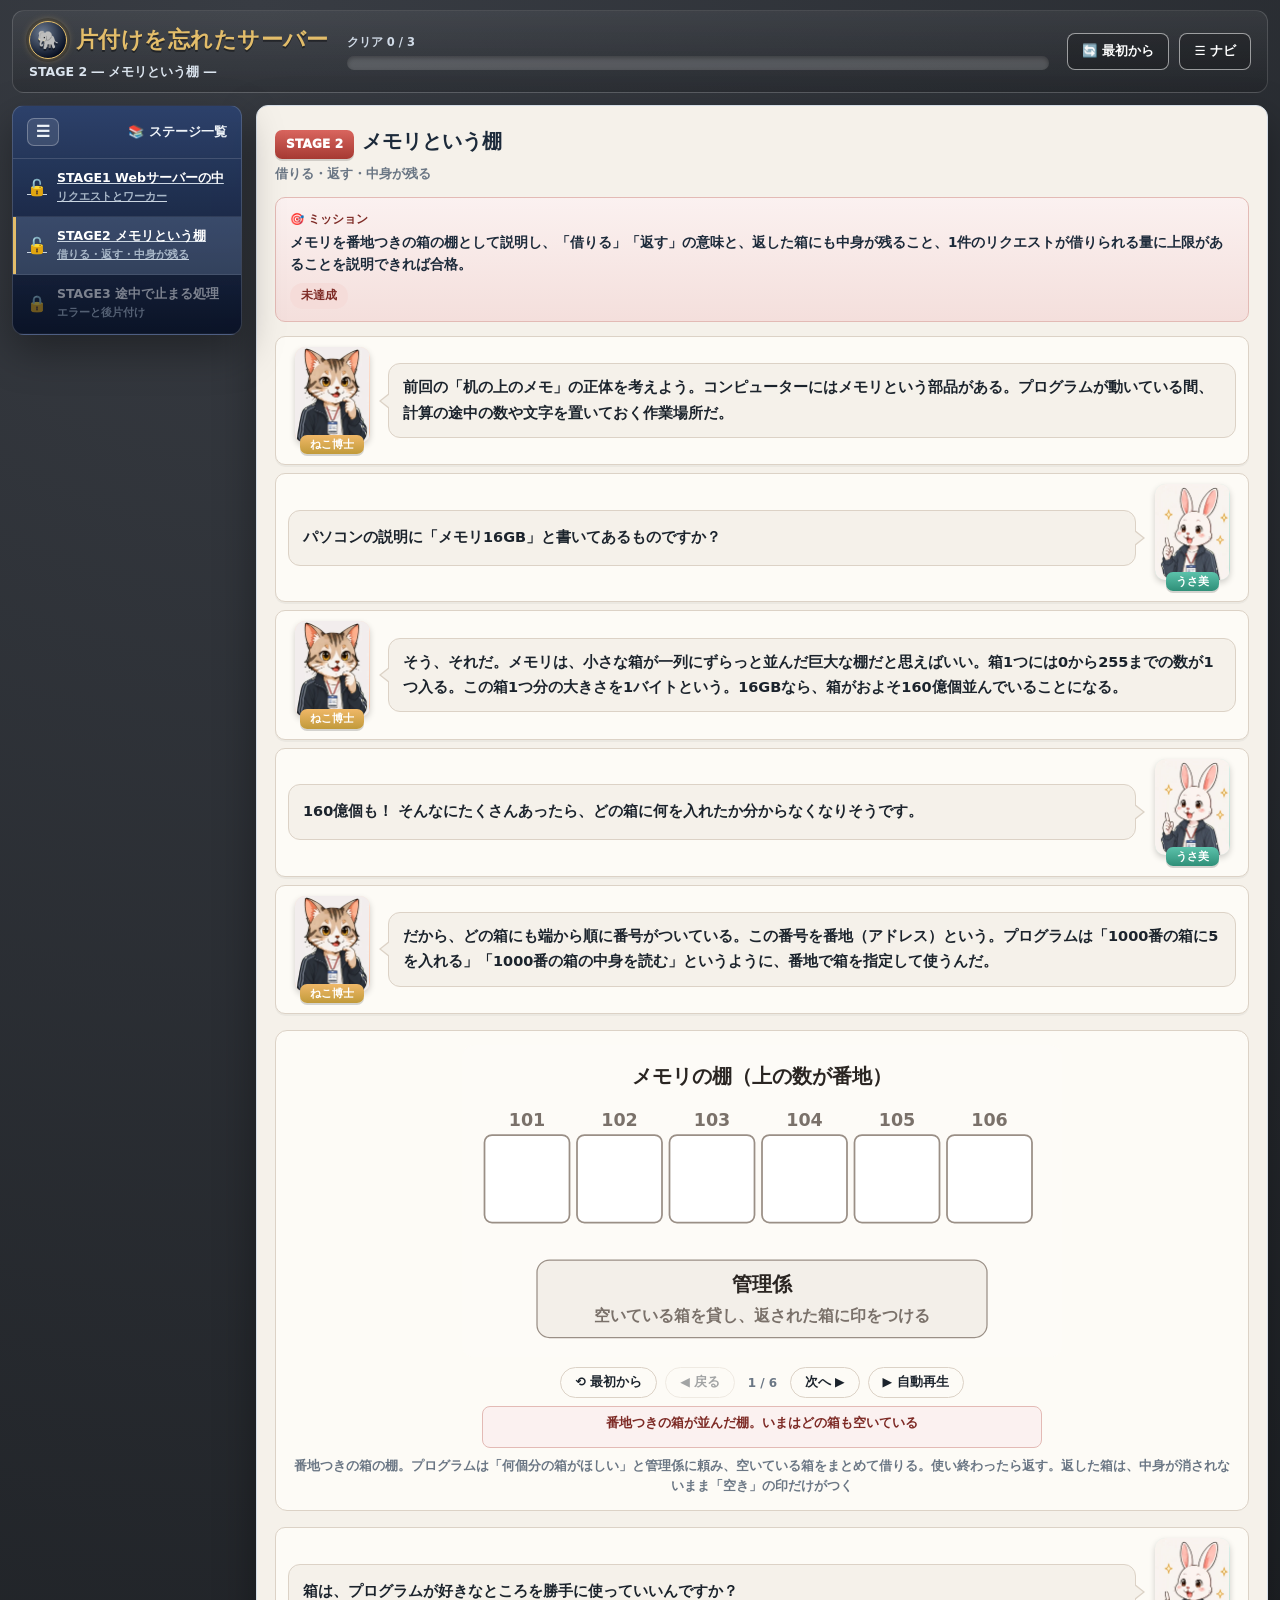
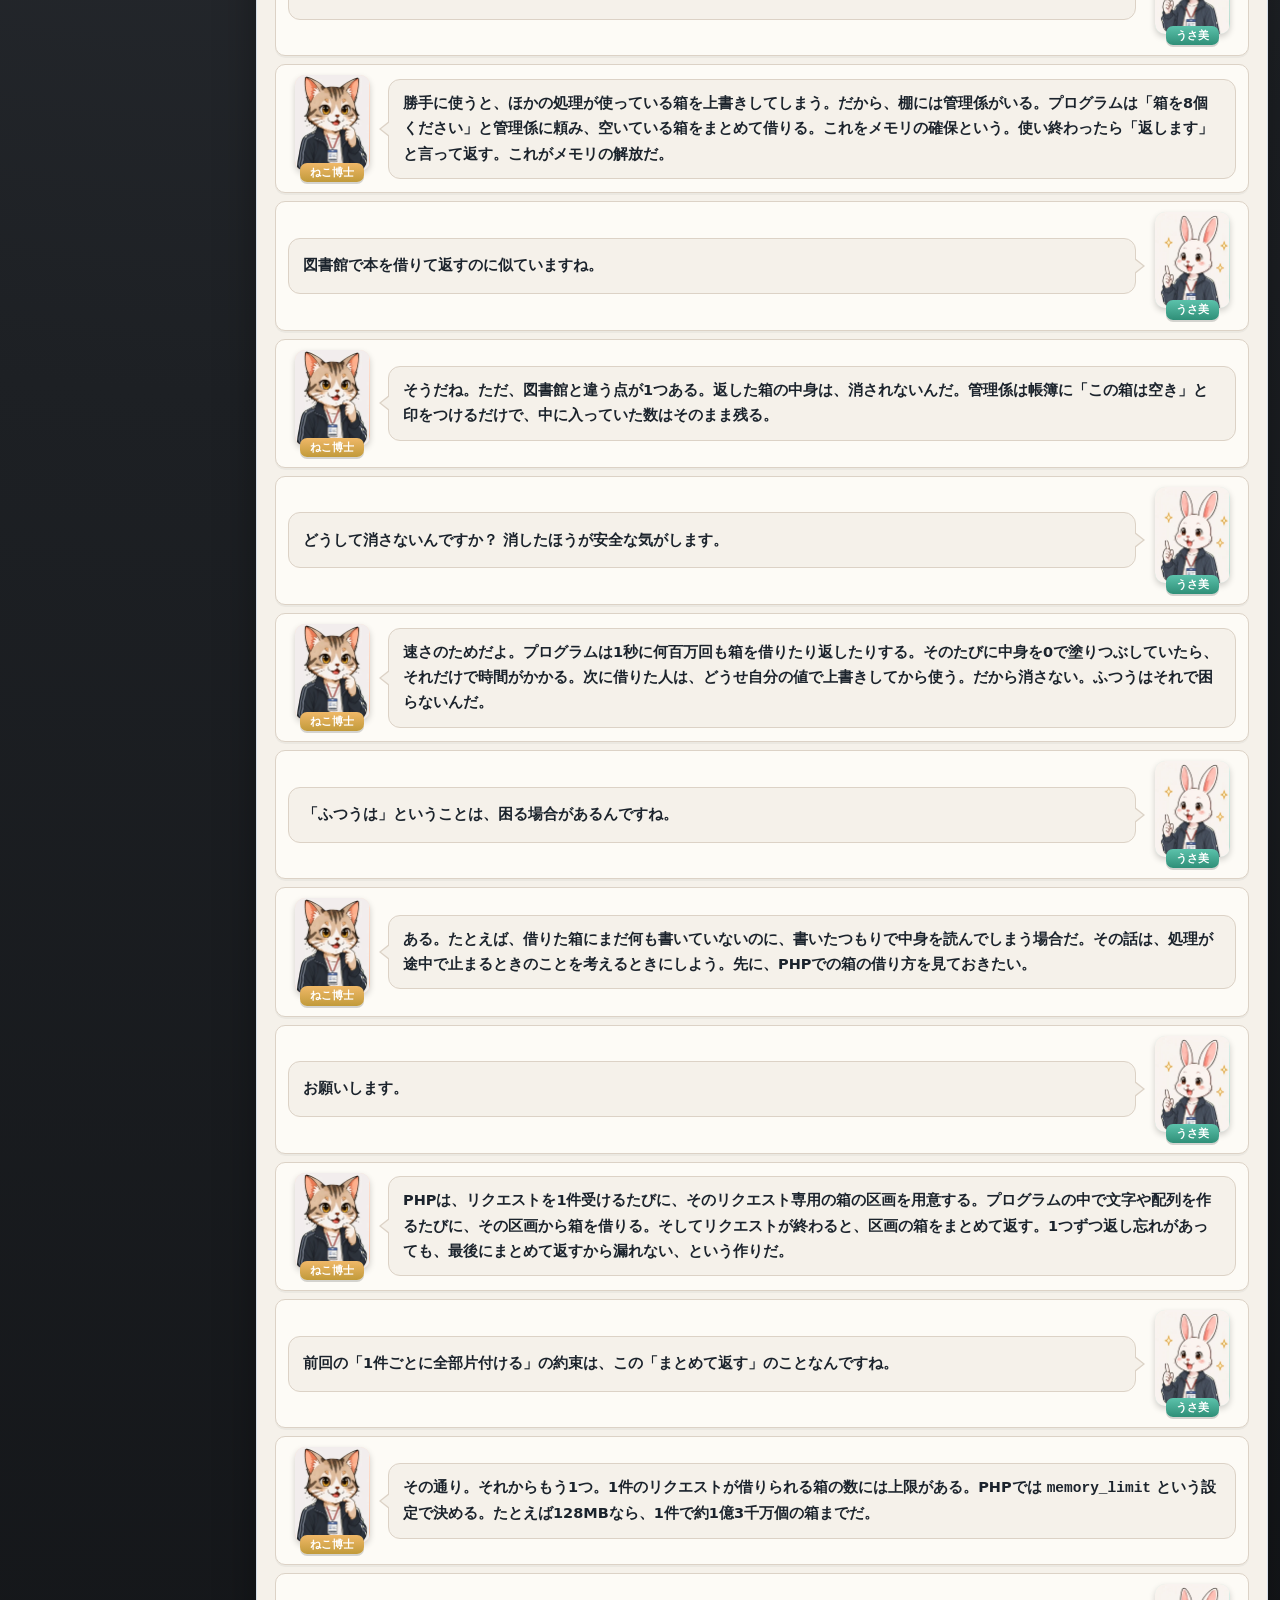
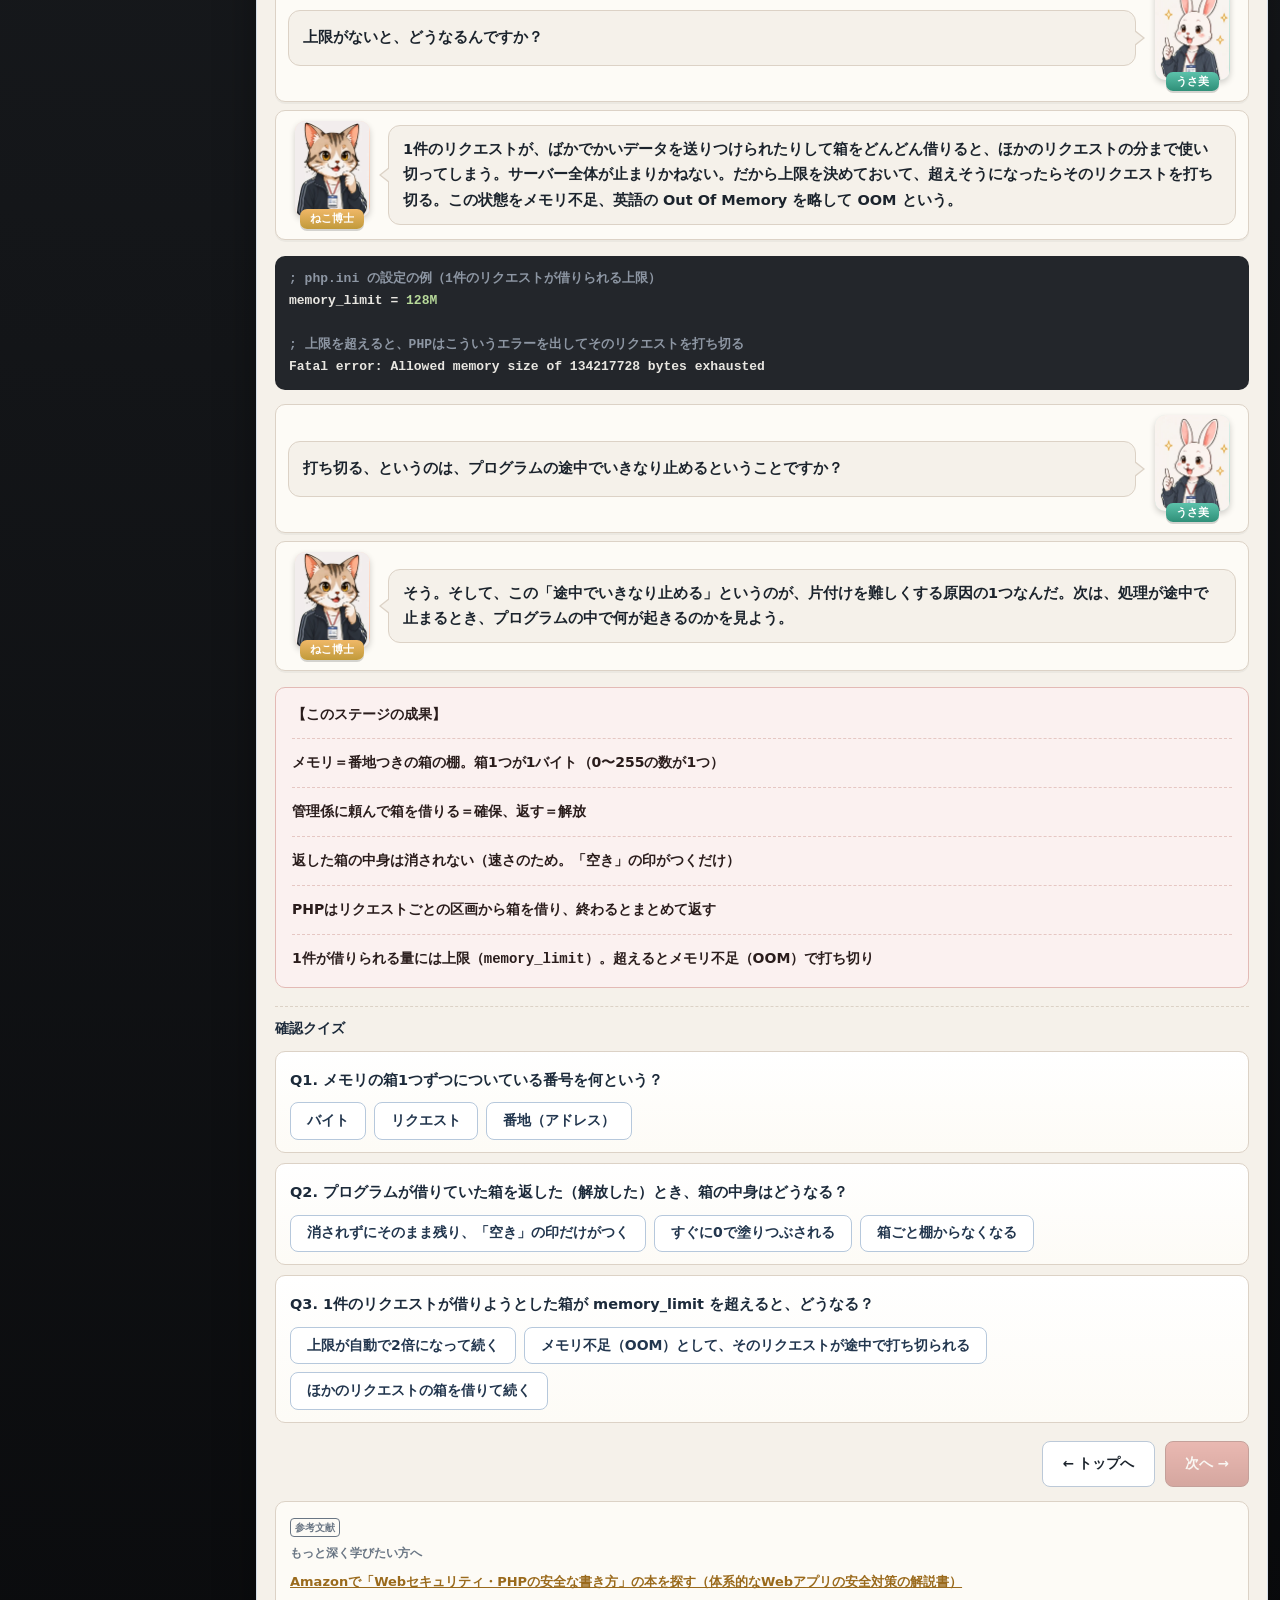
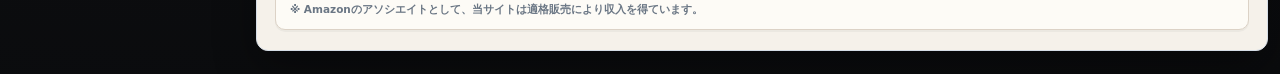
<file: stage2.html>
<!DOCTYPE html>
<html lang="ja">
<head>
<meta charset="UTF-8">
<meta name="viewport" content="width=device-width, initial-scale=1.0">
<meta name="theme-color" content="#1d2024">
<!-- Google tag (gtag.js) -->
<script async src="https://www.googletagmanager.com/gtag/js?id=G-9RTQCP2HXM"></script>
<script>
  window.dataLayer = window.dataLayer || [];
  function gtag(){dataLayer.push(arguments);}
  gtag('js', new Date());
  gtag('config', 'G-9RTQCP2HXM');
</script>
<title>STAGE2 メモリという棚（借りる・返す・中身が残る） ― 片付けを忘れたサーバー</title>
<meta name="description" content="コンピューターのメモリを、番号（番地）つきの箱が並んだ棚として考える。プログラムが箱を借りて返すしくみと、返した箱にも中身が残ること、1件のリクエストが借りられる量の上限まで。">
<link rel="canonical" href="https://memory-safety.habatakijuku.com/stage2">
<meta property="og:type" content="article">
<meta property="og:site_name" content="片付けを忘れたサーバー">
<meta property="og:locale" content="ja_JP">
<meta property="og:title" content="STAGE2 メモリという棚（借りる・返す・中身が残る） ― 片付けを忘れたサーバー">
<meta property="og:description" content="メモリは番地つきの箱の棚。借りる・返す・返しても中身は消えない、という性質を学ぶ。">
<meta property="og:url" content="https://memory-safety.habatakijuku.com/stage2">
<meta property="og:image" content="https://memory-safety.habatakijuku.com/images/ogp.png">
<meta property="og:image:width" content="1200">
<meta property="og:image:height" content="630">
<meta property="og:image:alt" content="片付けを忘れたサーバー：番地つきの箱の棚と、途中で止められた処理係">
<meta name="twitter:card" content="summary_large_image">
<link rel="icon" type="image/png" href="images/favicon.png">
<link rel="apple-touch-icon" href="images/apple-touch-icon.png">
<script type="application/ld+json">
{
  "@context": "https://schema.org",
  "@graph": [
    {
      "@type": "LearningResource",
      "name": "STAGE2 メモリという棚",
      "description": "コンピューターのメモリを、番号（番地）つきの箱が並んだ棚として考える。プログラムが箱を借りて返すしくみと、返した箱にも中身が残ること、1件のリクエストが借りられる量の上限まで。",
      "url": "https://memory-safety.habatakijuku.com/stage2",
      "inLanguage": "ja",
      "learningResourceType": "learning activity",
      "educationalLevel": "中学生以上",
      "isAccessibleForFree": true,
      "position": 2,
      "isPartOf": {
        "@type": "LearningResource",
        "name": "片付けを忘れたサーバー",
        "url": "https://memory-safety.habatakijuku.com/"
      },
      "author": {
        "@type": "Person",
        "name": "ruglerugle"
      }
    },
    {
      "@type": "BreadcrumbList",
      "itemListElement": [
        {
          "@type": "ListItem",
          "position": 1,
          "name": "片付けを忘れたサーバー",
          "item": "https://memory-safety.habatakijuku.com/"
        },
        {
          "@type": "ListItem",
          "position": 2,
          "name": "STAGE2 メモリという棚",
          "item": "https://memory-safety.habatakijuku.com/stage2"
        }
      ]
    }
  ]
}
</script>
<link rel="stylesheet" href="design-system.css?v=20261022a">
<style>
  .note-box{background:#fffbe8;border:1px solid #e3d48f;border-radius:10px;padding:12px 14px;margin:12px 0;font-size:13.5px;line-height:1.75;color:#3a3210;font-weight:700}
  .note-box .nb-title{display:block;font-weight:950;margin-bottom:4px;color:#7a5a08}
  .num-table{margin:10px auto 0;border-collapse:collapse;font-size:12.5px;max-width:100%}
  .num-table th,.num-table td{border:1px solid var(--line);padding:4px 8px;text-align:left;vertical-align:top}
  .num-table th{background:var(--paper2);font-weight:900;color:var(--ink)}
  .tbl-wrap{overflow-x:auto}
  .code-box{background:#23262b;color:#e8e6e1;border-radius:10px;padding:12px 14px;margin:12px 0;font-family:Consolas,"Courier New",monospace;font-size:13px;line-height:1.7;text-align:left;overflow-x:auto;white-space:pre}
  .code-box .c{color:#8d96a3}
  .code-box .k{color:#f0a49e}
  .code-box .s{color:#b7d99a}
  .viz{width:100%;max-width:600px;margin:0 auto;overflow-x:auto}
  .viz svg{display:block;width:100%;min-width:420px;height:auto;max-width:none}
  .viz svg.narrow{min-width:0}
  .viz-ctl{display:flex;align-items:center;gap:8px;flex-wrap:wrap;justify-content:center;margin-top:10px}
  .viz-ctl button{padding:6px 14px;border:1px solid var(--line);border-radius:999px;background:var(--paper2);color:var(--ink);font-size:12.5px;font-weight:800;cursor:pointer}
  .viz-ctl button:hover{background:#fff}
  .viz-ctl button:disabled{opacity:.4;cursor:default}
  .viz-ctl .viz-count{font-size:12px;font-weight:800;color:var(--muted);font-variant-numeric:tabular-nums;min-width:3.2em}
  .viz-msg{margin:8px auto 0;max-width:560px;min-height:3.2em;font-size:13px;font-weight:800;line-height:1.6;color:#7d2a25;background:#fbf1f0;border:1px solid #e3bab5;border-radius:8px;padding:6px 10px}
  .viz text{font-family:inherit}

</style>

</head>
<body>
<div class="app-shell side-collapsed" id="app-shell">
  <header class="game-header">
    <div class="brand">
      <div class="brand-title"><a class="head-reset home-badge" href="index.html" title="トップへ" aria-label="トップへ">🐘</a> <span>片付けを忘れたサーバー</span></div>
      <div class="brand-sub">STAGE 2 ― メモリという棚 ―</div>
    </div>
    <div class="head-progress-wrap">
      <div class="head-progress-label" id="progress-label">クリア 0 / 3</div>
      <div class="head-progress" role="progressbar" aria-label="クリア済みステージ数" aria-valuemin="0" aria-valuemax="3" aria-valuenow="0"><div class="head-progress-fill" id="progress-fill" style="width:0%"></div></div>
    </div>
    <div class="header-actions">
      <button class="head-reset" id="btn-reset-all">🔄 最初から</button>
      <button class="head-reset" id="head-nav-toggle" title="ステージ一覧の表示切替">☰ ナビ</button>
    </div>
  </header>
  <div class="game-layout">
    <div class="side-backdrop" id="side-backdrop"></div>
    <aside class="side-panel">
      <div class="side-head">
        <button class="side-toggle" id="sidebar-toggle" title="ステージ一覧の表示切替" aria-label="ステージ一覧の表示切替">☰</button>
        <span class="side-head-text">📚 ステージ一覧</span>
      </div>
      <div class="side-list" id="side-list"></div>
    </aside>
    <main class="main-area">
      <div class="chapter-head">
        <span class="chapter-badge">STAGE 2</span><h1 class="chapter-title">メモリという棚</h1>
        <div class="chapter-sub">借りる・返す・中身が残る</div>
      </div>
      <div class="mission-box">
        <div class="mission-label">🎯 ミッション</div>
        <div class="mission-text">メモリを<strong>番地つきの箱の棚</strong>として説明し、「借りる」「返す」の意味と、<strong>返した箱にも中身が残る</strong>こと、1件のリクエストが借りられる量に<strong>上限</strong>があることを説明できれば合格。</div>
        <span class="mission-status" id="mission-status">未達成</span>
      </div>
      <div class="dialogue-scene">
        <div class="dialog-row">
          <div class="dialog-character">
            <div class="dialog-avatar mentor"><img src="images/cat.webp" width="300" height="386" alt=""></div>
            <div class="dialog-name mentor">ねこ博士</div>
          </div>
          <div class="dialog-bubble">前回の「机の上のメモ」の正体を考えよう。コンピューターには<strong>メモリ</strong>という部品がある。プログラムが動いている間、計算の途中の数や文字を置いておく作業場所だ。</div>
        </div>
        <div class="dialog-row right">
          <div class="dialog-character">
            <div class="dialog-avatar student"><img src="images/rabbit.webp" width="300" height="386" alt="" loading="lazy" decoding="async"></div>
            <div class="dialog-name student">うさ美</div>
          </div>
          <div class="dialog-bubble">パソコンの説明に「メモリ16GB」と書いてあるものですか？</div>
        </div>
        <div class="dialog-row">
          <div class="dialog-character">
            <div class="dialog-avatar mentor"><img src="images/cat.webp" width="300" height="386" alt="" loading="lazy" decoding="async"></div>
            <div class="dialog-name mentor">ねこ博士</div>
          </div>
          <div class="dialog-bubble">そう、それだ。メモリは、小さな箱が一列にずらっと並んだ巨大な棚だと思えばいい。箱1つには0から255までの数が1つ入る。この箱1つ分の大きさを<strong>1バイト</strong>という。16GBなら、箱がおよそ160億個並んでいることになる。</div>
        </div>
        <div class="dialog-row right">
          <div class="dialog-character">
            <div class="dialog-avatar student"><img src="images/rabbit.webp" width="300" height="386" alt="" loading="lazy" decoding="async"></div>
            <div class="dialog-name student">うさ美</div>
          </div>
          <div class="dialog-bubble">160億個も！ そんなにたくさんあったら、どの箱に何を入れたか分からなくなりそうです。</div>
        </div>
        <div class="dialog-row">
          <div class="dialog-character">
            <div class="dialog-avatar mentor"><img src="images/cat.webp" width="300" height="386" alt="" loading="lazy" decoding="async"></div>
            <div class="dialog-name mentor">ねこ博士</div>
          </div>
          <div class="dialog-bubble">だから、どの箱にも端から順に番号がついている。この番号を<strong>番地</strong>（アドレス）という。プログラムは「1000番の箱に5を入れる」「1000番の箱の中身を読む」というように、番地で箱を指定して使うんだ。</div>
        </div>
      </div>

      <div class="diagram-box">
        <div id="v1"></div>
        <div class="diagram-caption">番地つきの箱の棚。プログラムは「何個分の箱がほしい」と管理係に頼み、空いている箱をまとめて借りる。使い終わったら返す。返した箱は、中身が消されないまま「空き」の印だけがつく</div>
      </div>

      <div class="dialogue-scene">
        <div class="dialog-row right">
          <div class="dialog-character">
            <div class="dialog-avatar student"><img src="images/rabbit.webp" width="300" height="386" alt="" loading="lazy" decoding="async"></div>
            <div class="dialog-name student">うさ美</div>
          </div>
          <div class="dialog-bubble">箱は、プログラムが好きなところを勝手に使っていいんですか？</div>
        </div>
        <div class="dialog-row">
          <div class="dialog-character">
            <div class="dialog-avatar mentor"><img src="images/cat.webp" width="300" height="386" alt="" loading="lazy" decoding="async"></div>
            <div class="dialog-name mentor">ねこ博士</div>
          </div>
          <div class="dialog-bubble">勝手に使うと、ほかの処理が使っている箱を上書きしてしまう。だから、棚には<strong>管理係</strong>がいる。プログラムは「箱を8個ください」と管理係に頼み、空いている箱をまとめて借りる。これを<strong>メモリの確保</strong>という。使い終わったら「返します」と言って返す。これが<strong>メモリの解放</strong>だ。</div>
        </div>
        <div class="dialog-row right">
          <div class="dialog-character">
            <div class="dialog-avatar student"><img src="images/rabbit.webp" width="300" height="386" alt="" loading="lazy" decoding="async"></div>
            <div class="dialog-name student">うさ美</div>
          </div>
          <div class="dialog-bubble">図書館で本を借りて返すのに似ていますね。</div>
        </div>
        <div class="dialog-row">
          <div class="dialog-character">
            <div class="dialog-avatar mentor"><img src="images/cat.webp" width="300" height="386" alt="" loading="lazy" decoding="async"></div>
            <div class="dialog-name mentor">ねこ博士</div>
          </div>
          <div class="dialog-bubble">そうだね。ただ、図書館と違う点が1つある。返した箱の中身は、<strong>消されない</strong>んだ。管理係は帳簿に「この箱は空き」と印をつけるだけで、中に入っていた数はそのまま残る。</div>
        </div>
        <div class="dialog-row right">
          <div class="dialog-character">
            <div class="dialog-avatar student"><img src="images/rabbit.webp" width="300" height="386" alt="" loading="lazy" decoding="async"></div>
            <div class="dialog-name student">うさ美</div>
          </div>
          <div class="dialog-bubble">どうして消さないんですか？ 消したほうが安全な気がします。</div>
        </div>
        <div class="dialog-row">
          <div class="dialog-character">
            <div class="dialog-avatar mentor"><img src="images/cat.webp" width="300" height="386" alt="" loading="lazy" decoding="async"></div>
            <div class="dialog-name mentor">ねこ博士</div>
          </div>
          <div class="dialog-bubble">速さのためだよ。プログラムは1秒に何百万回も箱を借りたり返したりする。そのたびに中身を0で塗りつぶしていたら、それだけで時間がかかる。次に借りた人は、どうせ自分の値で上書きしてから使う。だから消さない。ふつうはそれで困らないんだ。</div>
        </div>
        <div class="dialog-row right">
          <div class="dialog-character">
            <div class="dialog-avatar student"><img src="images/rabbit.webp" width="300" height="386" alt="" loading="lazy" decoding="async"></div>
            <div class="dialog-name student">うさ美</div>
          </div>
          <div class="dialog-bubble">「ふつうは」ということは、困る場合があるんですね。</div>
        </div>
        <div class="dialog-row">
          <div class="dialog-character">
            <div class="dialog-avatar mentor"><img src="images/cat.webp" width="300" height="386" alt="" loading="lazy" decoding="async"></div>
            <div class="dialog-name mentor">ねこ博士</div>
          </div>
          <div class="dialog-bubble">ある。たとえば、借りた箱にまだ何も書いていないのに、書いたつもりで中身を読んでしまう場合だ。その話は、処理が途中で止まるときのことを考えるときにしよう。先に、PHPでの箱の借り方を見ておきたい。</div>
        </div>
        <div class="dialog-row right">
          <div class="dialog-character">
            <div class="dialog-avatar student"><img src="images/rabbit.webp" width="300" height="386" alt="" loading="lazy" decoding="async"></div>
            <div class="dialog-name student">うさ美</div>
          </div>
          <div class="dialog-bubble">お願いします。</div>
        </div>
        <div class="dialog-row">
          <div class="dialog-character">
            <div class="dialog-avatar mentor"><img src="images/cat.webp" width="300" height="386" alt="" loading="lazy" decoding="async"></div>
            <div class="dialog-name mentor">ねこ博士</div>
          </div>
          <div class="dialog-bubble">PHPは、リクエストを1件受けるたびに、そのリクエスト専用の箱の区画を用意する。プログラムの中で文字や配列を作るたびに、その区画から箱を借りる。そしてリクエストが終わると、<strong>区画の箱をまとめて返す</strong>。1つずつ返し忘れがあっても、最後にまとめて返すから漏れない、という作りだ。</div>
        </div>
        <div class="dialog-row right">
          <div class="dialog-character">
            <div class="dialog-avatar student"><img src="images/rabbit.webp" width="300" height="386" alt="" loading="lazy" decoding="async"></div>
            <div class="dialog-name student">うさ美</div>
          </div>
          <div class="dialog-bubble">前回の「1件ごとに全部片付ける」の約束は、この「まとめて返す」のことなんですね。</div>
        </div>
        <div class="dialog-row">
          <div class="dialog-character">
            <div class="dialog-avatar mentor"><img src="images/cat.webp" width="300" height="386" alt="" loading="lazy" decoding="async"></div>
            <div class="dialog-name mentor">ねこ博士</div>
          </div>
          <div class="dialog-bubble">その通り。それからもう1つ。1件のリクエストが借りられる箱の数には<strong>上限</strong>がある。PHPでは <code>memory_limit</code> という設定で決める。たとえば128MBなら、1件で約1億3千万個の箱までだ。</div>
        </div>
        <div class="dialog-row right">
          <div class="dialog-character">
            <div class="dialog-avatar student"><img src="images/rabbit.webp" width="300" height="386" alt="" loading="lazy" decoding="async"></div>
            <div class="dialog-name student">うさ美</div>
          </div>
          <div class="dialog-bubble">上限がないと、どうなるんですか？</div>
        </div>
        <div class="dialog-row">
          <div class="dialog-character">
            <div class="dialog-avatar mentor"><img src="images/cat.webp" width="300" height="386" alt="" loading="lazy" decoding="async"></div>
            <div class="dialog-name mentor">ねこ博士</div>
          </div>
          <div class="dialog-bubble">1件のリクエストが、ばかでかいデータを送りつけられたりして箱をどんどん借りると、ほかのリクエストの分まで使い切ってしまう。サーバー全体が止まりかねない。だから上限を決めておいて、超えそうになったらそのリクエストを打ち切る。この状態を<strong>メモリ不足</strong>、英語の Out Of Memory を略して <strong>OOM</strong> という。</div>
        </div>
      </div>

      <div class="code-box"><span class="c">; php.ini の設定の例（1件のリクエストが借りられる上限）</span>
memory_limit = <span class="s">128M</span>

<span class="c">; 上限を超えると、PHPはこういうエラーを出してそのリクエストを打ち切る</span>
Fatal error: Allowed memory size of 134217728 bytes exhausted</div>

      <div class="dialogue-scene">
        <div class="dialog-row right">
          <div class="dialog-character">
            <div class="dialog-avatar student"><img src="images/rabbit.webp" width="300" height="386" alt="" loading="lazy" decoding="async"></div>
            <div class="dialog-name student">うさ美</div>
          </div>
          <div class="dialog-bubble">打ち切る、というのは、プログラムの途中でいきなり止めるということですか？</div>
        </div>
        <div class="dialog-row">
          <div class="dialog-character">
            <div class="dialog-avatar mentor"><img src="images/cat.webp" width="300" height="386" alt="" loading="lazy" decoding="async"></div>
            <div class="dialog-name mentor">ねこ博士</div>
          </div>
          <div class="dialog-bubble">そう。そして、この「途中でいきなり止める」というのが、片付けを難しくする原因の1つなんだ。次は、処理が途中で止まるとき、プログラムの中で何が起きるのかを見よう。</div>
        </div>
      </div>

      <div class="formula-box">
        <span class="step">【このステージの成果】</span>
        <span class="step">メモリ＝番地つきの箱の棚。箱1つが<strong>1バイト</strong>（0〜255の数が1つ）</span>
        <span class="step">管理係に頼んで箱を借りる＝<strong>確保</strong>、返す＝<strong>解放</strong></span>
        <span class="step">返した箱の中身は<strong>消されない</strong>（速さのため。「空き」の印がつくだけ）</span>
        <span class="step">PHPはリクエストごとの区画から箱を借り、終わると<strong>まとめて返す</strong></span>
        <span class="step">1件が借りられる量には上限（<code>memory_limit</code>）。超えると<strong>メモリ不足（OOM）</strong>で打ち切り</span>
      </div>

      <h2 class="quiz-head">確認クイズ</h2>
      <div class="quiz-card" data-quiz>
        <p class="quiz-q">Q1. メモリの箱1つずつについている番号を何という？</p>
        <div class="choice-list">
          <button class="choice-btn">バイト</button>
          <button class="choice-btn">リクエスト</button>
          <button class="choice-btn">番地（アドレス）</button>
        </div>
        <div class="quiz-explain" hidden>正解！ 箱の番号が番地。バイトは箱1つ分の大きさの単位。</div>
      </div>
      <div class="quiz-card" data-quiz>
        <p class="quiz-q">Q2. プログラムが借りていた箱を返した（解放した）とき、箱の中身はどうなる？</p>
        <div class="choice-list">
          <button class="choice-btn">消されずにそのまま残り、「空き」の印だけがつく</button>
          <button class="choice-btn">すぐに0で塗りつぶされる</button>
          <button class="choice-btn">箱ごと棚からなくなる</button>
        </div>
        <div class="quiz-explain" hidden>正解！ 毎回消すと時間がかかるので、中身は残る。次に借りた人が上書きしてから使うので、ふつうは困らない。</div>
      </div>
      <div class="quiz-card" data-quiz>
        <p class="quiz-q">Q3. 1件のリクエストが借りようとした箱が memory_limit を超えると、どうなる？</p>
        <div class="choice-list">
          <button class="choice-btn">上限が自動で2倍になって続く</button>
          <button class="choice-btn">メモリ不足（OOM）として、そのリクエストが途中で打ち切られる</button>
          <button class="choice-btn">ほかのリクエストの箱を借りて続く</button>
        </div>
        <div class="quiz-explain" hidden>正解！ 1件がメモリを使い切ってサーバー全体を止めないよう、上限を超えたらそのリクエストを打ち切る。</div>
      </div>

      <div class="stage-nav">
        <a class="btn" href="index.html">← トップへ</a>
        <button class="btn btn-primary" id="btn-next" disabled>次へ →</button>
      </div>

      <div id="book-recommend"></div>
    </main>
  </div>
</div>

<script src="js/progress.js?v=20261022a"></script>
<script src="js/viz.js?v=20261022a"></script>
<script>RQ.initStagePage(2);</script>
<script>
VZ.steps("v1", { w: 480, h: 250, narrow: true, label: "番地つきの箱の棚で、箱を借りて返す様子", interval: 2400,
  frames: [
    { msg: "番地つきの箱が並んだ棚。いまはどの箱も空いている", st: "......" },
    { msg: "プログラムAが「箱を3個ください」と頼み、101〜103番を借りる", st: "AAA...", lend: [0, 3] },
    { msg: "Aは借りた箱に「たぬき」という文字を書き込む", st: "AAA...", data: { 0: "た", 1: "ぬ", 2: "き" } },
    { msg: "Aは使い終わって箱を返す。中身は消されず「空き」の印がつくだけ", st: "fff...", data: { 0: "た", 1: "ぬ", 2: "き" } },
    { msg: "プログラムBが箱を2個借りる。管理係は、空いている101〜102番を貸す", st: "BBf...", data: { 0: "た", 1: "ぬ", 2: "き" } },
    { msg: "Bは自分の値（い・ぬ）で上書きしてから使う。上書きした箱では前の中身は見えなくなるが、返されたままの103番には「き」が残っている", st: "BBf...", data: { 0: "い", 1: "ぬ", 2: "き" } }
  ],
  draw: function (svg, f) {
    var cells = [];
    for (var i = 0; i < 6; i++) {
      var c = f.st[i], d = f.data && f.data[i];
      var cell = { fill: "#fff", label: d || "", sub: "", fs: 20 };
      if (c === "A") { cell.fill = "#fde3d6"; cell.sub = "A使用中"; }
      if (c === "B") { cell.fill = "#dbe8f7"; cell.sub = "B使用中"; }
      if (c === "f") { cell.fill = "#f1eee9"; cell.sub = "空き"; cell.color = "#8a817a"; cell.dash = "4 3"; }
      cells.push(cell);
    }
    VZ.text(svg, 240, 30, "メモリの棚（上の数が番地）", { "font-size": 16 });
    var sh = VZ.shelf(svg, 18, 72, cells, { w: 68, h: 70, gap: 6, start: 101, numFs: 14, subFs: 12.5 });
    VZ.el("rect", { x: 60, y: 172, width: 360, height: 62, rx: 10, fill: "#f3efe9", stroke: "#9a8f86" }, svg);
    VZ.text(svg, 240, 197, "管理係", { "font-size": 16 });
    VZ.text(svg, 240, 221, "空いている箱を貸し、返された箱に印をつける", { "font-size": 13, fill: "#7a716a" });
  }
});
</script>
<script src="https://my.habatakijuku.com/sync.js" defer></script>
</body>
</html>
</file>
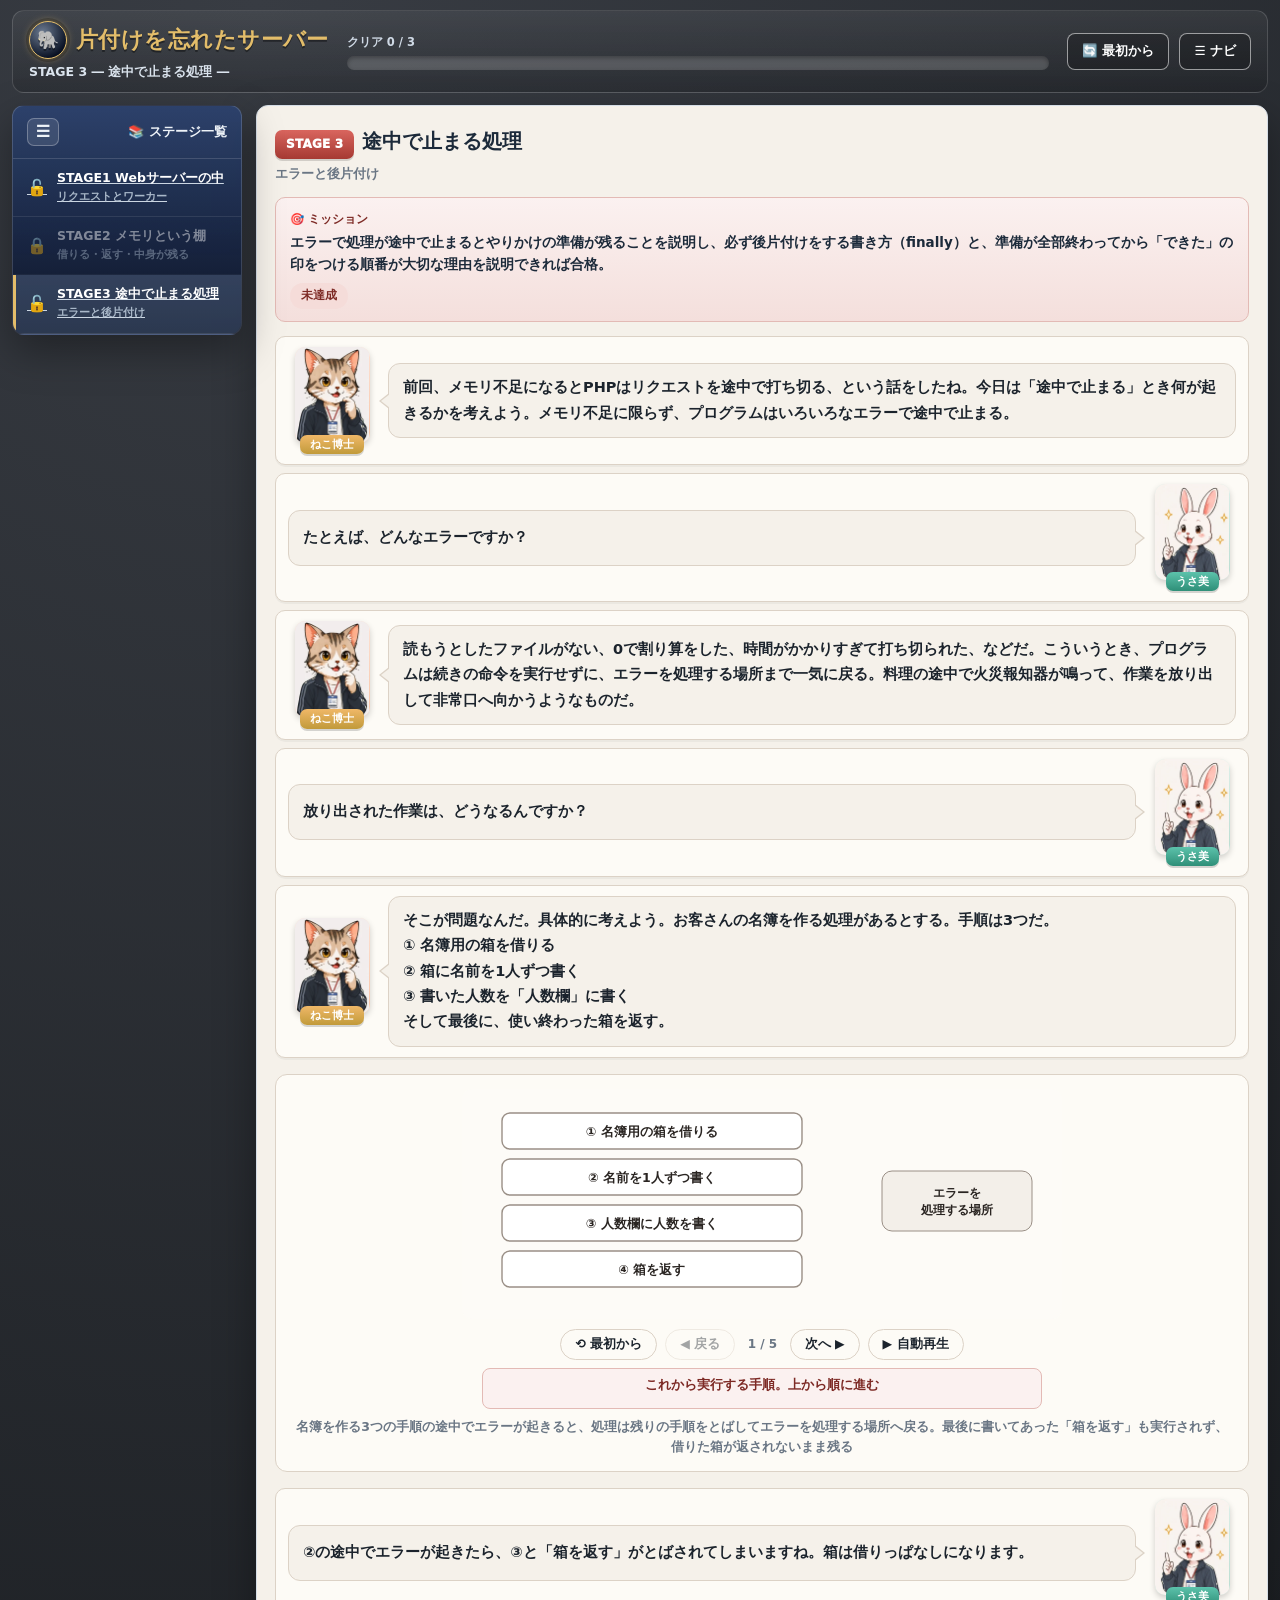
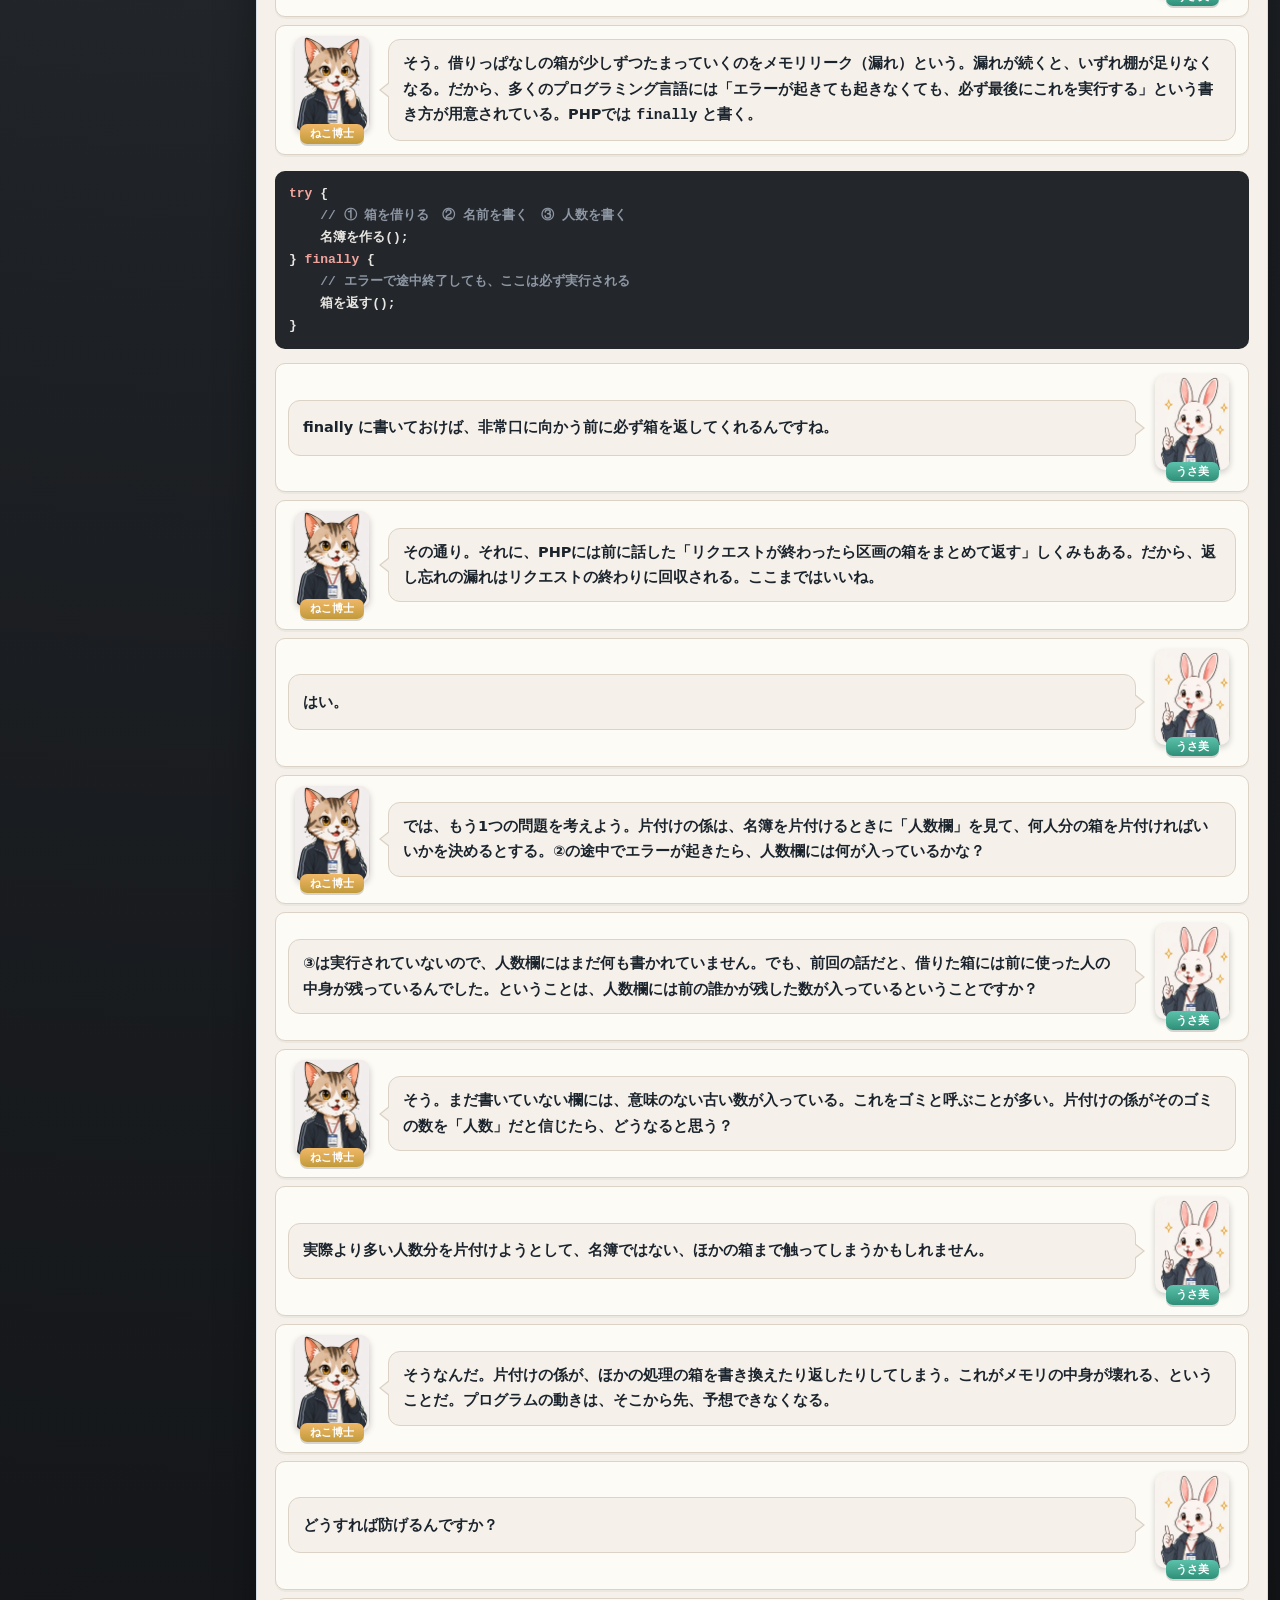
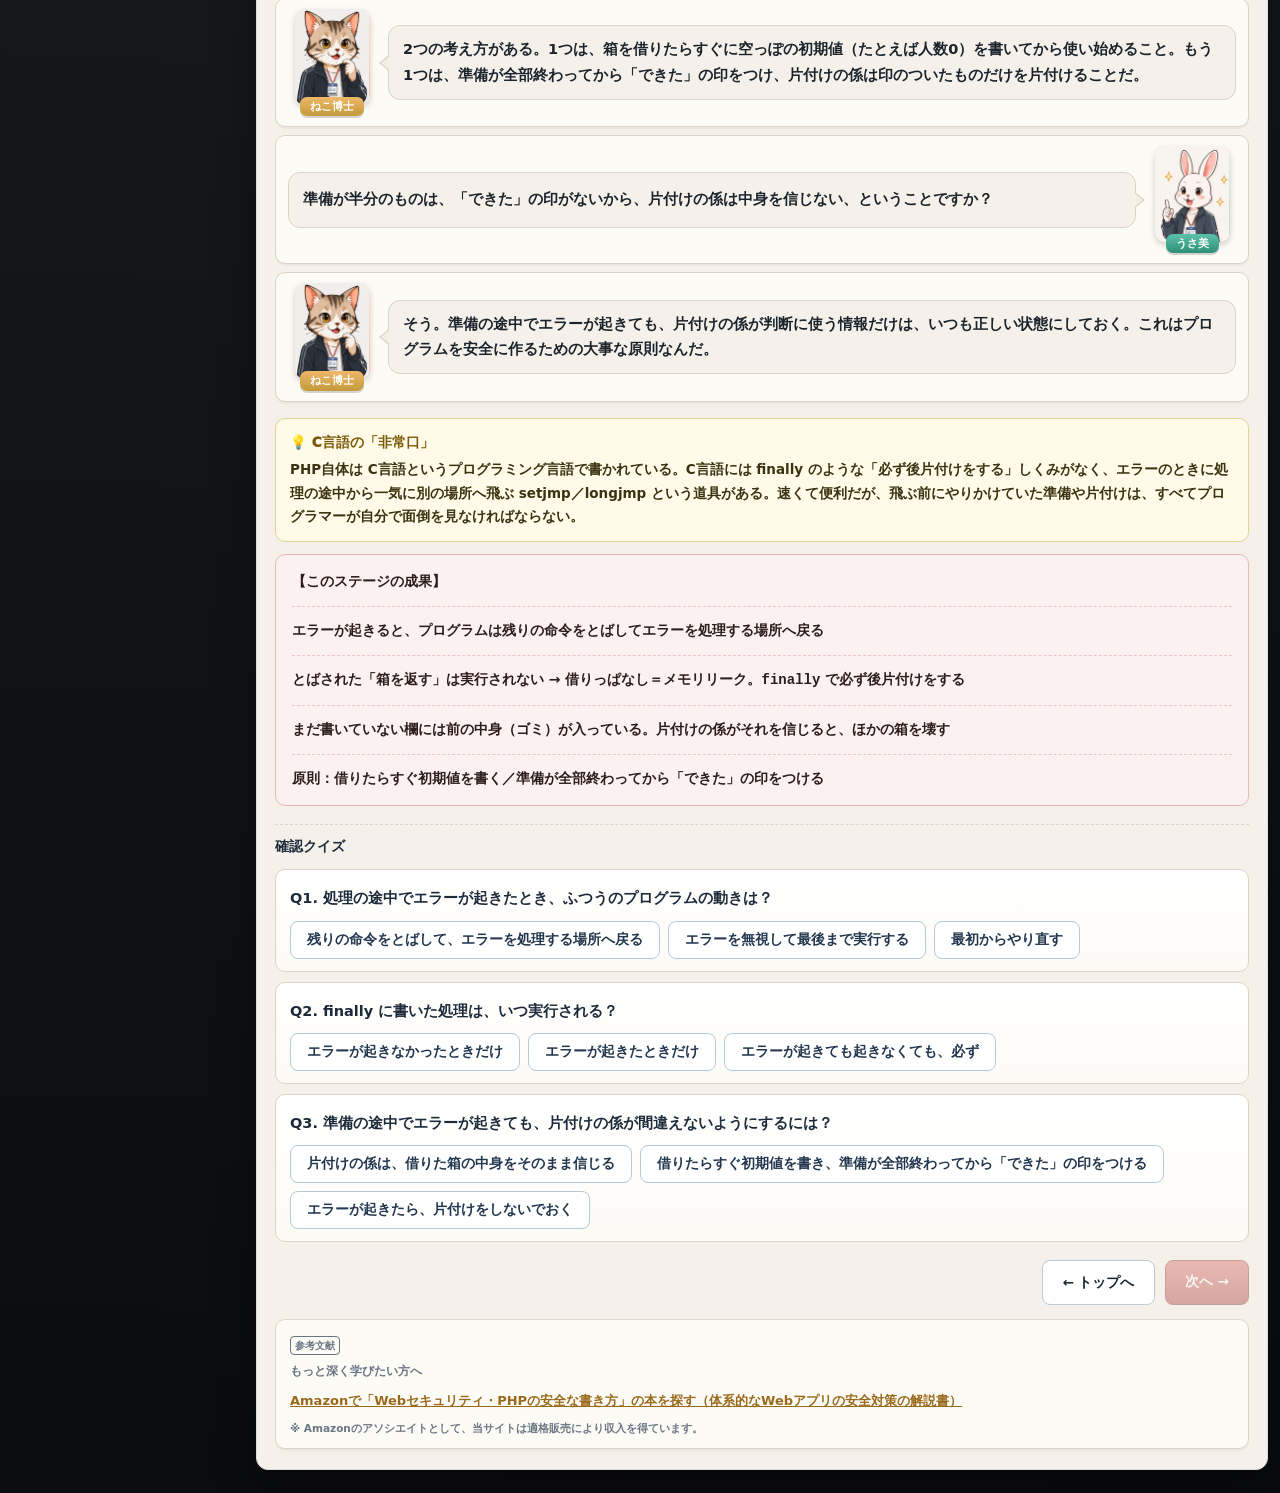
<file: stage3.html>
<!DOCTYPE html>
<html lang="ja">
<head>
<meta charset="UTF-8">
<meta name="viewport" content="width=device-width, initial-scale=1.0">
<meta name="theme-color" content="#1d2024">
<!-- Google tag (gtag.js) -->
<script async src="https://www.googletagmanager.com/gtag/js?id=G-9RTQCP2HXM"></script>
<script>
  window.dataLayer = window.dataLayer || [];
  function gtag(){dataLayer.push(arguments);}
  gtag('js', new Date());
  gtag('config', 'G-9RTQCP2HXM');
</script>
<title>STAGE3 途中で止まる処理（エラーと後片付け） ― 片付けを忘れたサーバー</title>
<meta name="description" content="エラーが起きると、プログラムは途中で処理をやめる。そのとき、やりかけの準備や借りたままの箱はどうなるのか。必ず後片付けをする書き方と、「準備が全部終わってから使えるようにする」という順番の大切さを学ぶ。">
<link rel="canonical" href="https://memory-safety.habatakijuku.com/stage3">
<meta property="og:type" content="article">
<meta property="og:site_name" content="片付けを忘れたサーバー">
<meta property="og:locale" content="ja_JP">
<meta property="og:title" content="STAGE3 途中で止まる処理（エラーと後片付け） ― 片付けを忘れたサーバー">
<meta property="og:description" content="エラーで処理が途中で止まると、やりかけの準備が残る。必ず後片付けをする書き方と、準備の順番を学ぶ。">
<meta property="og:url" content="https://memory-safety.habatakijuku.com/stage3">
<meta property="og:image" content="https://memory-safety.habatakijuku.com/images/ogp.png">
<meta property="og:image:width" content="1200">
<meta property="og:image:height" content="630">
<meta property="og:image:alt" content="片付けを忘れたサーバー：番地つきの箱の棚と、途中で止められた処理係">
<meta name="twitter:card" content="summary_large_image">
<link rel="icon" type="image/png" href="images/favicon.png">
<link rel="apple-touch-icon" href="images/apple-touch-icon.png">
<script type="application/ld+json">
{
  "@context": "https://schema.org",
  "@graph": [
    {
      "@type": "LearningResource",
      "name": "STAGE3 途中で止まる処理",
      "description": "エラーが起きると、プログラムは途中で処理をやめる。そのとき、やりかけの準備や借りたままの箱はどうなるのか。必ず後片付けをする書き方と、「準備が全部終わってから使えるようにする」という順番の大切さを学ぶ。",
      "url": "https://memory-safety.habatakijuku.com/stage3",
      "inLanguage": "ja",
      "learningResourceType": "learning activity",
      "educationalLevel": "中学生以上",
      "isAccessibleForFree": true,
      "position": 3,
      "isPartOf": {
        "@type": "LearningResource",
        "name": "片付けを忘れたサーバー",
        "url": "https://memory-safety.habatakijuku.com/"
      },
      "author": {
        "@type": "Person",
        "name": "ruglerugle"
      }
    },
    {
      "@type": "BreadcrumbList",
      "itemListElement": [
        {
          "@type": "ListItem",
          "position": 1,
          "name": "片付けを忘れたサーバー",
          "item": "https://memory-safety.habatakijuku.com/"
        },
        {
          "@type": "ListItem",
          "position": 2,
          "name": "STAGE3 途中で止まる処理",
          "item": "https://memory-safety.habatakijuku.com/stage3"
        }
      ]
    }
  ]
}
</script>
<link rel="stylesheet" href="design-system.css?v=20261022a">
<style>
  .note-box{background:#fffbe8;border:1px solid #e3d48f;border-radius:10px;padding:12px 14px;margin:12px 0;font-size:13.5px;line-height:1.75;color:#3a3210;font-weight:700}
  .note-box .nb-title{display:block;font-weight:950;margin-bottom:4px;color:#7a5a08}
  .num-table{margin:10px auto 0;border-collapse:collapse;font-size:12.5px;max-width:100%}
  .num-table th,.num-table td{border:1px solid var(--line);padding:4px 8px;text-align:left;vertical-align:top}
  .num-table th{background:var(--paper2);font-weight:900;color:var(--ink)}
  .tbl-wrap{overflow-x:auto}
  .code-box{background:#23262b;color:#e8e6e1;border-radius:10px;padding:12px 14px;margin:12px 0;font-family:Consolas,"Courier New",monospace;font-size:13px;line-height:1.7;text-align:left;overflow-x:auto;white-space:pre}
  .code-box .c{color:#8d96a3}
  .code-box .k{color:#f0a49e}
  .code-box .s{color:#b7d99a}
  .viz{width:100%;max-width:600px;margin:0 auto;overflow-x:auto}
  .viz svg{display:block;width:100%;min-width:420px;height:auto;max-width:none}
  .viz svg.narrow{min-width:0}
  .viz-ctl{display:flex;align-items:center;gap:8px;flex-wrap:wrap;justify-content:center;margin-top:10px}
  .viz-ctl button{padding:6px 14px;border:1px solid var(--line);border-radius:999px;background:var(--paper2);color:var(--ink);font-size:12.5px;font-weight:800;cursor:pointer}
  .viz-ctl button:hover{background:#fff}
  .viz-ctl button:disabled{opacity:.4;cursor:default}
  .viz-ctl .viz-count{font-size:12px;font-weight:800;color:var(--muted);font-variant-numeric:tabular-nums;min-width:3.2em}
  .viz-msg{margin:8px auto 0;max-width:560px;min-height:3.2em;font-size:13px;font-weight:800;line-height:1.6;color:#7d2a25;background:#fbf1f0;border:1px solid #e3bab5;border-radius:8px;padding:6px 10px}
  .viz text{font-family:inherit}

</style>

</head>
<body>
<div class="app-shell side-collapsed" id="app-shell">
  <header class="game-header">
    <div class="brand">
      <div class="brand-title"><a class="head-reset home-badge" href="index.html" title="トップへ" aria-label="トップへ">🐘</a> <span>片付けを忘れたサーバー</span></div>
      <div class="brand-sub">STAGE 3 ― 途中で止まる処理 ―</div>
    </div>
    <div class="head-progress-wrap">
      <div class="head-progress-label" id="progress-label">クリア 0 / 3</div>
      <div class="head-progress" role="progressbar" aria-label="クリア済みステージ数" aria-valuemin="0" aria-valuemax="3" aria-valuenow="0"><div class="head-progress-fill" id="progress-fill" style="width:0%"></div></div>
    </div>
    <div class="header-actions">
      <button class="head-reset" id="btn-reset-all">🔄 最初から</button>
      <button class="head-reset" id="head-nav-toggle" title="ステージ一覧の表示切替">☰ ナビ</button>
    </div>
  </header>
  <div class="game-layout">
    <div class="side-backdrop" id="side-backdrop"></div>
    <aside class="side-panel">
      <div class="side-head">
        <button class="side-toggle" id="sidebar-toggle" title="ステージ一覧の表示切替" aria-label="ステージ一覧の表示切替">☰</button>
        <span class="side-head-text">📚 ステージ一覧</span>
      </div>
      <div class="side-list" id="side-list"></div>
    </aside>
    <main class="main-area">
      <div class="chapter-head">
        <span class="chapter-badge">STAGE 3</span><h1 class="chapter-title">途中で止まる処理</h1>
        <div class="chapter-sub">エラーと後片付け</div>
      </div>
      <div class="mission-box">
        <div class="mission-label">🎯 ミッション</div>
        <div class="mission-text">エラーで処理が途中で止まると<strong>やりかけの準備</strong>が残ることを説明し、<strong>必ず後片付けをする書き方</strong>（finally）と、<strong>準備が全部終わってから「できた」の印をつける</strong>順番が大切な理由を説明できれば合格。</div>
        <span class="mission-status" id="mission-status">未達成</span>
      </div>
      <div class="dialogue-scene">
        <div class="dialog-row">
          <div class="dialog-character">
            <div class="dialog-avatar mentor"><img src="images/cat.webp" width="300" height="386" alt=""></div>
            <div class="dialog-name mentor">ねこ博士</div>
          </div>
          <div class="dialog-bubble">前回、メモリ不足になるとPHPはリクエストを途中で打ち切る、という話をしたね。今日は「途中で止まる」とき何が起きるかを考えよう。メモリ不足に限らず、プログラムはいろいろなエラーで途中で止まる。</div>
        </div>
        <div class="dialog-row right">
          <div class="dialog-character">
            <div class="dialog-avatar student"><img src="images/rabbit.webp" width="300" height="386" alt="" loading="lazy" decoding="async"></div>
            <div class="dialog-name student">うさ美</div>
          </div>
          <div class="dialog-bubble">たとえば、どんなエラーですか？</div>
        </div>
        <div class="dialog-row">
          <div class="dialog-character">
            <div class="dialog-avatar mentor"><img src="images/cat.webp" width="300" height="386" alt="" loading="lazy" decoding="async"></div>
            <div class="dialog-name mentor">ねこ博士</div>
          </div>
          <div class="dialog-bubble">読もうとしたファイルがない、0で割り算をした、時間がかかりすぎて打ち切られた、などだ。こういうとき、プログラムは続きの命令を実行せずに、エラーを処理する場所まで一気に戻る。料理の途中で火災報知器が鳴って、作業を放り出して非常口へ向かうようなものだ。</div>
        </div>
        <div class="dialog-row right">
          <div class="dialog-character">
            <div class="dialog-avatar student"><img src="images/rabbit.webp" width="300" height="386" alt="" loading="lazy" decoding="async"></div>
            <div class="dialog-name student">うさ美</div>
          </div>
          <div class="dialog-bubble">放り出された作業は、どうなるんですか？</div>
        </div>
        <div class="dialog-row">
          <div class="dialog-character">
            <div class="dialog-avatar mentor"><img src="images/cat.webp" width="300" height="386" alt="" loading="lazy" decoding="async"></div>
            <div class="dialog-name mentor">ねこ博士</div>
          </div>
          <div class="dialog-bubble">そこが問題なんだ。具体的に考えよう。お客さんの名簿を作る処理があるとする。手順は3つだ。<br>① 名簿用の箱を借りる<br>② 箱に名前を1人ずつ書く<br>③ 書いた人数を「人数欄」に書く<br>そして最後に、使い終わった箱を返す。</div>
        </div>
      </div>

      <div class="diagram-box">
        <div id="v1"></div>
        <div class="diagram-caption">名簿を作る3つの手順の途中でエラーが起きると、処理は残りの手順をとばしてエラーを処理する場所へ戻る。最後に書いてあった「箱を返す」も実行されず、借りた箱が返されないまま残る</div>
      </div>

      <div class="dialogue-scene">
        <div class="dialog-row right">
          <div class="dialog-character">
            <div class="dialog-avatar student"><img src="images/rabbit.webp" width="300" height="386" alt="" loading="lazy" decoding="async"></div>
            <div class="dialog-name student">うさ美</div>
          </div>
          <div class="dialog-bubble">②の途中でエラーが起きたら、③と「箱を返す」がとばされてしまいますね。箱は借りっぱなしになります。</div>
        </div>
        <div class="dialog-row">
          <div class="dialog-character">
            <div class="dialog-avatar mentor"><img src="images/cat.webp" width="300" height="386" alt="" loading="lazy" decoding="async"></div>
            <div class="dialog-name mentor">ねこ博士</div>
          </div>
          <div class="dialog-bubble">そう。借りっぱなしの箱が少しずつたまっていくのを<strong>メモリリーク</strong>（漏れ）という。漏れが続くと、いずれ棚が足りなくなる。だから、多くのプログラミング言語には「<strong>エラーが起きても起きなくても、必ず最後にこれを実行する</strong>」という書き方が用意されている。PHPでは <code>finally</code> と書く。</div>
        </div>
      </div>

      <div class="code-box"><span class="k">try</span> {
    <span class="c">// ① 箱を借りる　② 名前を書く　③ 人数を書く</span>
    名簿を作る();
} <span class="k">finally</span> {
    <span class="c">// エラーで途中終了しても、ここは必ず実行される</span>
    箱を返す();
}</div>

      <div class="dialogue-scene">
        <div class="dialog-row right">
          <div class="dialog-character">
            <div class="dialog-avatar student"><img src="images/rabbit.webp" width="300" height="386" alt="" loading="lazy" decoding="async"></div>
            <div class="dialog-name student">うさ美</div>
          </div>
          <div class="dialog-bubble">finally に書いておけば、非常口に向かう前に必ず箱を返してくれるんですね。</div>
        </div>
        <div class="dialog-row">
          <div class="dialog-character">
            <div class="dialog-avatar mentor"><img src="images/cat.webp" width="300" height="386" alt="" loading="lazy" decoding="async"></div>
            <div class="dialog-name mentor">ねこ博士</div>
          </div>
          <div class="dialog-bubble">その通り。それに、PHPには前に話した「リクエストが終わったら区画の箱をまとめて返す」しくみもある。だから、返し忘れの漏れはリクエストの終わりに回収される。ここまではいいね。</div>
        </div>
        <div class="dialog-row right">
          <div class="dialog-character">
            <div class="dialog-avatar student"><img src="images/rabbit.webp" width="300" height="386" alt="" loading="lazy" decoding="async"></div>
            <div class="dialog-name student">うさ美</div>
          </div>
          <div class="dialog-bubble">はい。</div>
        </div>
        <div class="dialog-row">
          <div class="dialog-character">
            <div class="dialog-avatar mentor"><img src="images/cat.webp" width="300" height="386" alt="" loading="lazy" decoding="async"></div>
            <div class="dialog-name mentor">ねこ博士</div>
          </div>
          <div class="dialog-bubble">では、もう1つの問題を考えよう。片付けの係は、名簿を片付けるときに「人数欄」を見て、何人分の箱を片付ければいいかを決めるとする。②の途中でエラーが起きたら、人数欄には何が入っているかな？</div>
        </div>
        <div class="dialog-row right">
          <div class="dialog-character">
            <div class="dialog-avatar student"><img src="images/rabbit.webp" width="300" height="386" alt="" loading="lazy" decoding="async"></div>
            <div class="dialog-name student">うさ美</div>
          </div>
          <div class="dialog-bubble">③は実行されていないので、人数欄にはまだ何も書かれていません。でも、前回の話だと、借りた箱には前に使った人の中身が残っているんでした。ということは、人数欄には前の誰かが残した数が入っているということですか？</div>
        </div>
        <div class="dialog-row">
          <div class="dialog-character">
            <div class="dialog-avatar mentor"><img src="images/cat.webp" width="300" height="386" alt="" loading="lazy" decoding="async"></div>
            <div class="dialog-name mentor">ねこ博士</div>
          </div>
          <div class="dialog-bubble">そう。まだ書いていない欄には、意味のない古い数が入っている。これを<strong>ゴミ</strong>と呼ぶことが多い。片付けの係がそのゴミの数を「人数」だと信じたら、どうなると思う？</div>
        </div>
        <div class="dialog-row right">
          <div class="dialog-character">
            <div class="dialog-avatar student"><img src="images/rabbit.webp" width="300" height="386" alt="" loading="lazy" decoding="async"></div>
            <div class="dialog-name student">うさ美</div>
          </div>
          <div class="dialog-bubble">実際より多い人数分を片付けようとして、名簿ではない、ほかの箱まで触ってしまうかもしれません。</div>
        </div>
        <div class="dialog-row">
          <div class="dialog-character">
            <div class="dialog-avatar mentor"><img src="images/cat.webp" width="300" height="386" alt="" loading="lazy" decoding="async"></div>
            <div class="dialog-name mentor">ねこ博士</div>
          </div>
          <div class="dialog-bubble">そうなんだ。片付けの係が、ほかの処理の箱を書き換えたり返したりしてしまう。これがメモリの中身が壊れる、ということだ。プログラムの動きは、そこから先、予想できなくなる。</div>
        </div>
        <div class="dialog-row right">
          <div class="dialog-character">
            <div class="dialog-avatar student"><img src="images/rabbit.webp" width="300" height="386" alt="" loading="lazy" decoding="async"></div>
            <div class="dialog-name student">うさ美</div>
          </div>
          <div class="dialog-bubble">どうすれば防げるんですか？</div>
        </div>
        <div class="dialog-row">
          <div class="dialog-character">
            <div class="dialog-avatar mentor"><img src="images/cat.webp" width="300" height="386" alt="" loading="lazy" decoding="async"></div>
            <div class="dialog-name mentor">ねこ博士</div>
          </div>
          <div class="dialog-bubble">2つの考え方がある。1つは、箱を借りたらすぐに<strong>空っぽの初期値（たとえば人数0）を書いてから</strong>使い始めること。もう1つは、<strong>準備が全部終わってから「できた」の印をつけ</strong>、片付けの係は印のついたものだけを片付けることだ。</div>
        </div>
        <div class="dialog-row right">
          <div class="dialog-character">
            <div class="dialog-avatar student"><img src="images/rabbit.webp" width="300" height="386" alt="" loading="lazy" decoding="async"></div>
            <div class="dialog-name student">うさ美</div>
          </div>
          <div class="dialog-bubble">準備が半分のものは、「できた」の印がないから、片付けの係は中身を信じない、ということですか？</div>
        </div>
        <div class="dialog-row">
          <div class="dialog-character">
            <div class="dialog-avatar mentor"><img src="images/cat.webp" width="300" height="386" alt="" loading="lazy" decoding="async"></div>
            <div class="dialog-name mentor">ねこ博士</div>
          </div>
          <div class="dialog-bubble">そう。準備の途中でエラーが起きても、片付けの係が判断に使う情報だけは、いつも正しい状態にしておく。これはプログラムを安全に作るための大事な原則なんだ。</div>
        </div>
      </div>

      <div class="note-box"><span class="nb-title">💡 C言語の「非常口」</span>PHP自体は C言語というプログラミング言語で書かれている。C言語には finally のような「必ず後片付けをする」しくみがなく、エラーのときに処理の途中から一気に別の場所へ飛ぶ setjmp／longjmp という道具がある。速くて便利だが、飛ぶ前にやりかけていた準備や片付けは、すべてプログラマーが自分で面倒を見なければならない。</div>

      <div class="formula-box">
        <span class="step">【このステージの成果】</span>
        <span class="step">エラーが起きると、プログラムは残りの命令をとばしてエラーを処理する場所へ戻る</span>
        <span class="step">とばされた「箱を返す」は実行されない → 借りっぱなし＝<strong>メモリリーク</strong>。<code>finally</code> で必ず後片付けをする</span>
        <span class="step">まだ書いていない欄には前の中身（<strong>ゴミ</strong>）が入っている。片付けの係がそれを信じると、ほかの箱を壊す</span>
        <span class="step">原則：借りたら<strong>すぐ初期値を書く</strong>／準備が<strong>全部終わってから</strong>「できた」の印をつける</span>
      </div>

      <h2 class="quiz-head">確認クイズ</h2>
      <div class="quiz-card" data-quiz>
        <p class="quiz-q">Q1. 処理の途中でエラーが起きたとき、ふつうのプログラムの動きは？</p>
        <div class="choice-list">
          <button class="choice-btn">残りの命令をとばして、エラーを処理する場所へ戻る</button>
          <button class="choice-btn">エラーを無視して最後まで実行する</button>
          <button class="choice-btn">最初からやり直す</button>
        </div>
        <div class="quiz-explain" hidden>正解！ 残りの命令はとばされる。そのため、最後に書いた「箱を返す」なども実行されないことがある。</div>
      </div>
      <div class="quiz-card" data-quiz>
        <p class="quiz-q">Q2. finally に書いた処理は、いつ実行される？</p>
        <div class="choice-list">
          <button class="choice-btn">エラーが起きなかったときだけ</button>
          <button class="choice-btn">エラーが起きたときだけ</button>
          <button class="choice-btn">エラーが起きても起きなくても、必ず</button>
        </div>
        <div class="quiz-explain" hidden>正解！ どんな終わり方でも必ず実行されるので、後片付けを書くのに向いている。</div>
      </div>
      <div class="quiz-card" data-quiz>
        <p class="quiz-q">Q3. 準備の途中でエラーが起きても、片付けの係が間違えないようにするには？</p>
        <div class="choice-list">
          <button class="choice-btn">片付けの係は、借りた箱の中身をそのまま信じる</button>
          <button class="choice-btn">借りたらすぐ初期値を書き、準備が全部終わってから「できた」の印をつける</button>
          <button class="choice-btn">エラーが起きたら、片付けをしないでおく</button>
        </div>
        <div class="quiz-explain" hidden>正解！ まだ書いていない欄にはゴミが入っている。判断に使う情報を、いつも正しい状態にしておくのが原則。</div>
      </div>

      <div class="stage-nav">
        <a class="btn" href="index.html">← トップへ</a>
        <button class="btn btn-primary" id="btn-next" disabled>次へ →</button>
      </div>

      <div id="book-recommend"></div>
    </main>
  </div>
</div>

<script src="js/progress.js?v=20261022a"></script>
<script src="js/viz.js?v=20261022a"></script>
<script>RQ.initStagePage(3);</script>
<script>
VZ.steps("v1", { w: 600, h: 230, label: "名簿を作る3つの手順と、途中でエラーが起きたときにとばされる手順", interval: 2400,
  frames: [
    { msg: "これから実行する手順。上から順に進む", at: -1 },
    { msg: "① 名簿用の箱を借りる", at: 0 },
    { msg: "② 名前を1人ずつ書いていく……", at: 1 },
    { msg: "② の途中でエラー！　残りの手順をとばして、エラーを処理する場所へ戻る", at: 1, err: true },
    { msg: "③「人数を書く」と「箱を返す」は実行されないまま。箱は借りっぱなしになる", at: 1, err: true, after: true }
  ],
  draw: function (svg, f) {
    var steps = ["① 名簿用の箱を借りる", "② 名前を1人ずつ書く", "③ 人数欄に人数を書く", "④ 箱を返す"];
    steps.forEach(function (s, i) {
      var y = 24 + i * 46, done = i < f.at || (i === f.at && !f.err), cur = i === f.at, skip = f.err && i > f.at;
      VZ.el("rect", { x: 40, y: y, width: 300, height: 36, rx: 8,
        fill: skip ? "#f1eee9" : cur ? (f.err ? "#fde3d6" : "#fff6e0") : done ? "#e8f3ea" : "#fff",
        stroke: cur && f.err ? "#a63a33" : "#9a8f86", "stroke-width": cur && f.err ? 2 : 1.4, "stroke-dasharray": skip ? "5 4" : "" }, svg);
      VZ.text(svg, 190, y + 23, s + (skip ? "（とばされる）" : ""), { "font-size": 12.5, fill: skip ? "#9a918a" : "#2a2522" });
    });
    VZ.el("rect", { x: 420, y: 82, width: 150, height: 60, rx: 10, fill: f.err ? "#fde3d6" : "#f3efe9", stroke: "#9a8f86" }, svg);
    VZ.text(svg, 495, 108, "エラーを", { "font-size": 12 });
    VZ.text(svg, 495, 125, "処理する場所", { "font-size": 12 });
    if (f.err) VZ.arrow(svg, 342, 24 + f.at * 46 + 18, 416, 112, "#a63a33");
    if (f.after) VZ.text(svg, 495, 170, "箱は借りっぱなし", { "font-size": 11.5, fill: "#a63a33" });
  }
});
</script>
<script src="https://my.habatakijuku.com/sync.js" defer></script>
</body>
</html>
</file>
<file: design-system.css>
/* ============================================================
   QUEST TEMPLATE — design system
   フェルト×クリーム紙×ゴールドを基調にした、学習クエスト系サイトの
   見た目だけを抜き出した共通デザインシステム。
   クイズ判定・進捗管理・ダイアログ内容などのロジックは含まない。
   色を変えたいときは :root の変数だけ差し替えればOK。
   ============================================================ */

/* ギリシャ文字（Α-Ω, α-ω）を数学組版用のSTIX Two Text Italic（SIL OFLライセンス）で描画し、
   数式らしい字形にする（特にνは右ストロークが強くカーブし、英字のvと見分けやすくなる）。
   woff2はギリシャ文字のみのサブセット(約7KB)を同梱 */
@font-face{
  font-family:"GreekNu";
  src:url("fonts/greek-stix-italic.woff2") format("woff2"),local("Georgia Italic"),local("Times New Roman Italic");
  font-weight:100 900;
  unicode-range:U+0391-03A1,U+03A3-03A9,U+03B1-03C9;
}
/* プライム記号（′ ″）は日本語フォントに落ちると全角幅になり、|ψ′|² などで絶対値記号との間が空きすぎる。
   欧文フォントの細い字形で描く（無ければ従来どおり後続のフォントへ） */
@font-face{
  font-family:"GreekNu";
  src:local("Arial"),local("Helvetica Neue"),local("Helvetica"),local("Segoe UI"),local("Roboto");
  font-weight:100 900;
  unicode-range:U+2032-2033;
}

*,*::before,*::after{box-sizing:border-box;margin:0;padding:0}
html{-webkit-text-size-adjust:100%;text-size-adjust:100%;scroll-behavior:smooth}
html,body{max-width:100vw;overflow-x:hidden}

:root{
  /* ベース配色（機械カラー：鋼の青×真鍮の金）。差し替えればテーマが丸ごと変わる */
  --bg1:#1d2024;--bg2:#383c43;--bg3:#0a0b0d;
  --paper:#f5f1ea;--paper2:#fdfbf6;--ink:#1b232c;--muted:#6a7684;--line:#dcd2c6;
  --gold:#e3bd6a;--gold-dark:#9a6a1c;--gold-light:#f6e7c2;
  --felt:#23364b;--felt-dark:#0d1620;
  --ok:#2f9e5c;--ok-bg:#e6f5ec;--ok-bd:#8fd1ab;
  --ng:#c8433f;--ng-bg:#fbe9e8;--ng-bd:#e79a97;
  --shadow:0 16px 40px rgba(0,0,0,.35);
  --r:10px;--r-lg:16px;
  --f:"GreekNu",system-ui,-apple-system,"Hiragino Sans","Yu Gothic",sans-serif;
}

body{
  font-family:var(--f);color:var(--ink);font-weight:600;min-height:100vh;line-height:1.7;
  background:radial-gradient(circle at 20% 0%,var(--bg2) 0,var(--bg1) 40%,var(--bg3) 100%);
}
a{color:inherit}
/* ボタンや入力欄はフォントを継承しない仕様なので、明示的に本文フォント（ギリシャ文字用GreekNuを含む）を引き継がせる */
button,input,select,textarea{font-family:inherit}
button,a{-webkit-tap-highlight-color:transparent}

/* ==========================================================
   1. ページ共通シェル（内側ページ：ヘッダー＋サイドバー＋メイン）
   ========================================================== */
.app-shell{min-height:100vh;display:flex;flex-direction:column;gap:12px;padding:10px 12px 24px}

/* ヘッダー */
.game-header{display:flex;align-items:center;gap:18px;flex-wrap:wrap;color:#fff;padding:10px 16px;
  background:linear-gradient(180deg,rgba(255,255,255,.06),rgba(0,0,0,.14));border-radius:12px;border:1px solid rgba(255,255,255,.15)}
.brand{display:flex;flex-direction:column;gap:2px;min-width:220px}
/* brand-title の中にホームバッジ(アイコン)を入れると、それ自体がトップへ戻るボタンになる */
.brand-title{display:flex;align-items:center;gap:9px;font-size:22px;font-weight:950;letter-spacing:.02em;color:var(--gold);text-shadow:0 2px 0 rgba(0,0,0,.4)}
.brand-sub{font-size:12.5px;font-weight:800;color:#dbe4ee}
.head-progress-wrap{flex:1;min-width:160px;display:flex;flex-direction:column;gap:4px}
.head-progress-label{font-size:11.5px;color:#d0dae6;font-weight:800}
.head-progress{height:14px;background:rgba(255,255,255,.18);border-radius:999px;overflow:hidden;box-shadow:inset 0 2px 4px rgba(0,0,0,.3)}
.head-progress-fill{height:100%;width:0;background:linear-gradient(90deg,#f5d6d3,#a63a33);border-radius:999px;transition:width .4s}
.head-reset{padding:9px 14px;border:1.5px solid rgba(255,255,255,.55);border-radius:8px;background:rgba(0,0,0,.2);color:#fff;font-size:12.5px;font-weight:800;cursor:pointer;white-space:nowrap}
.head-reset:hover{background:rgba(255,255,255,.12)}
a.head-reset{text-decoration:none;display:inline-flex;align-items:center}
/* 円形バッジ（ブランドアイコン兼トップへ戻るボタン） */
.head-reset.home-badge{width:38px;height:38px;flex-shrink:0;padding:0;border-radius:50%;justify-content:center;background:radial-gradient(circle at 35% 30%, rgba(159,185,222,.5), rgba(8,16,34,1) 75%);border:1.5px solid var(--gold);box-shadow:0 0 0 3px rgba(0,0,0,.25),0 0 10px -2px var(--gold);font-size:18px}
.head-reset.home-badge:hover{box-shadow:0 0 0 3px rgba(0,0,0,.25),0 0 16px 0 var(--gold);background:rgba(0,0,0,.12);transform:translateY(-2px) scale(1.07)}
.header-actions{display:flex;align-items:center;gap:10px;margin-left:auto;flex-shrink:0}

/* レイアウト（サイドバー折りたたみ対応のオフキャンバス方式） */
.game-layout{display:grid;grid-template-columns:230px minmax(0,1fr);gap:14px;align-items:start;transition:grid-template-columns .25s ease}
.side-backdrop{display:none}

/* サイドバー */
.side-panel{background:linear-gradient(180deg,rgba(44,66,110,.92),rgba(10,18,38,.95));border:1px solid rgba(255,255,255,.16);
  border-radius:12px;box-shadow:var(--shadow);overflow:hidden;position:sticky;top:10px;transition:width .25s ease}
.side-head{padding:12px 14px;font-size:13px;font-weight:900;color:#eef3f8;border-bottom:1px solid rgba(255,255,255,.14);
  display:flex;align-items:center;gap:8px;min-height:20px}
.side-head-text{white-space:nowrap}
.side-toggle{width:32px;height:28px;border:1px solid rgba(255,255,255,.28);border-radius:7px;background:rgba(255,255,255,.10);
  color:#eef3f8;font-weight:950;font-size:16px;cursor:pointer;line-height:1;flex-shrink:0}
.side-list{display:flex;flex-direction:column}
.side-item{display:flex;align-items:center;gap:10px;padding:11px 14px;border-bottom:1px solid rgba(255,255,255,.09);
  color:#cbd6e2;cursor:pointer;user-select:none;touch-action:manipulation;min-width:0}
.side-item:hover{background:rgba(255,255,255,.06)}
.side-item.active{background:rgba(159,185,222,.22);box-shadow:inset 3px 0 0 var(--gold)}
.side-item.locked{opacity:.45;cursor:not-allowed}
.side-icon{font-size:16px;width:20px;text-align:center;flex-shrink:0}
.side-text{min-width:0}
.side-main{font-size:12.5px;font-weight:900;line-height:1.3;color:#fff;white-space:nowrap;overflow:hidden;text-overflow:ellipsis}
.side-sub{font-size:10.5px;color:#a9b8c9;margin-top:1px;white-space:nowrap;overflow:hidden;text-overflow:ellipsis}

.app-shell.side-collapsed .game-layout{grid-template-columns:64px minmax(0,1fr)}
.app-shell.side-collapsed .side-panel{width:64px}
.app-shell.side-collapsed .side-head{justify-content:center;padding:8px 6px}
.app-shell.side-collapsed .side-head-text{display:none}
.app-shell.side-collapsed .side-item{justify-content:center;padding:11px 6px}
.app-shell.side-collapsed .side-item .side-text{display:none}

@media(min-width:901px){
  .app-shell.side-collapsed .game-layout{grid-template-columns:230px minmax(0,1fr) !important}
  .app-shell.side-collapsed .side-panel{width:auto !important}
  .app-shell.side-collapsed .side-head{justify-content:space-between !important;padding:12px 14px !important}
  .app-shell.side-collapsed .side-head-text{display:block !important}
  .app-shell.side-collapsed .side-item{justify-content:flex-start !important;padding:11px 14px !important}
  .app-shell.side-collapsed .side-item .side-text{display:block !important}
}
@media(max-width:900px){
  .game-layout{grid-template-columns:64px minmax(0,1fr);gap:8px}
  .app-shell:not(.side-collapsed) .game-layout{grid-template-columns:210px minmax(0,1fr)}
  .side-panel{position:sticky;top:8px}
}
@media(max-width:700px){
  .game-layout{grid-template-columns:1fr}
  .app-shell.side-collapsed .game-layout,
  .app-shell:not(.side-collapsed) .game-layout{grid-template-columns:1fr}
  .side-panel{position:fixed;top:0;left:0;width:min(82vw,300px);height:100vh;height:100dvh;
    border-radius:0;transform:translateX(-100%);transition:transform .25s ease;
    box-shadow:10px 0 30px rgba(0,0,0,.45);overflow-y:auto;z-index:80}
  .app-shell.side-collapsed .side-panel{transform:translateX(-100%)}
  .app-shell:not(.side-collapsed) .side-panel{transform:translateX(0)}
  .side-backdrop{display:none;position:fixed;inset:0;background:rgba(6,12,18,.55);z-index:70}
  .app-shell:not(.side-collapsed) .side-backdrop{display:block}
  .game-header{padding:8px 12px}
}

/* メインエリア */
.main-area{background:var(--paper);border:1px solid #d5dde6;border-radius:12px;padding:18px 18px 20px;box-shadow:var(--shadow);min-height:520px;min-width:0}
.chapter-head{margin-bottom:12px}
.chapter-badge{display:inline-block;background:linear-gradient(#d9655e,#a63a33);color:#fff;border-radius:7px;
  padding:4px 11px;font-size:12px;font-weight:950;letter-spacing:.02em;margin-right:8px;box-shadow:0 2px 0 rgba(0,0,0,.15)}
.chapter-title{display:inline;margin:0;font-size:20px;font-weight:950;color:#1c2a3a}
.chapter-sub{font-size:13px;color:var(--muted);margin-top:4px;font-weight:700}

/* ==========================================================
   2. キャラクター対話（吹き出し）
   .dialog-avatar.mentor / .dialog-avatar.student で色分け。
   画像を使う場合は中に <img> を入れる（object-fit:contain）。
   ========================================================== */
.dialogue-scene{display:flex;flex-direction:column;gap:8px;margin:14px 0 16px}
.dialog-row{display:grid;grid-template-columns:88px minmax(0,1fr);gap:12px;align-items:stretch;border:1px solid var(--line);background:var(--paper2);border-radius:10px;padding:10px 12px;box-shadow:0 2px 0 rgba(0,0,0,.04)}
.dialog-row.right{grid-template-columns:minmax(0,1fr) 88px}
.dialog-row.right .dialog-character{order:2}
.dialog-row.right .dialog-bubble{order:1}
.dialog-character{display:flex;flex-direction:column;align-items:center;justify-content:center;gap:0;min-width:0}
.dialog-avatar{position:relative;z-index:1;width:75px;height:96px;border-radius:10px;display:flex;align-items:center;justify-content:center;font-size:34px;box-shadow:0 3px 6px rgba(0,0,0,.18);flex-shrink:0;overflow:hidden}
.dialog-avatar.mentor{background:linear-gradient(#fde3d6,#f7c2a4)}
.dialog-avatar.student{background:linear-gradient(#dcefe9,#b9dcd0)}
.dialog-avatar img{width:100%;height:100%;object-fit:contain}
.dialog-name{position:relative;z-index:2;margin-top:-8px;padding:3px 10px;border-radius:7px;color:#fff;font-weight:900;font-size:11px;line-height:1.2;box-shadow:0 2px 0 rgba(0,0,0,.16);white-space:nowrap;text-align:center}
.dialog-name.mentor{background:linear-gradient(#f0b868,#c19a3a)}
.dialog-name.student{background:linear-gradient(#5cc2ab,#2f8f78)}
.dialog-bubble{position:relative;align-self:center;background:var(--paper);border:1px solid var(--line);border-radius:12px;padding:11px 14px;color:var(--ink);font-size:14.5px;line-height:1.75;font-weight:700;min-height:56px;align-content:center}
.dialog-bubble::before{content:"";position:absolute;left:-10px;top:50%;transform:translateY(-50%);width:0;height:0;border-top:8px solid transparent;border-bottom:8px solid transparent;border-right:10px solid var(--line)}
.dialog-bubble::after{content:"";position:absolute;left:-8px;top:50%;transform:translateY(-50%);width:0;height:0;border-top:7px solid transparent;border-bottom:7px solid transparent;border-right:9px solid var(--paper)}
.dialog-row.right .dialog-bubble::before{left:auto;right:-10px;border-right:0;border-left:10px solid var(--line)}
.dialog-row.right .dialog-bubble::after{left:auto;right:-8px;border-right:0;border-left:9px solid var(--paper)}
@media (max-width:700px){
  .dialog-row,.dialog-row.right{grid-template-columns:70px minmax(0,1fr);padding:8px;gap:8px}
  .dialog-row.right .dialog-character{order:0}
  .dialog-row.right .dialog-bubble{order:1}
  .dialog-avatar{width:59px;height:76px;font-size:27px}
  .dialog-name{font-size:9.5px;padding:3px 7px;margin-top:-6px}
  .dialog-bubble{font-size:14px;padding:9px 11px;min-height:0}
  .dialog-row.right .dialog-bubble::before{left:-10px;right:auto;border-left:0;border-right:10px solid var(--line)}
  .dialog-row.right .dialog-bubble::after{left:-8px;right:auto;border-left:0;border-right:9px solid var(--paper)}
}

/* ==========================================================
   3. ミッションボックス／ボタン／選択肢（クイズの見た目のみ。判定ロジックは含まない）
   ========================================================== */
.mission-box{background:linear-gradient(180deg,#fbf1f0,#f4dfdc);border:1px solid #e3bab5;border-radius:10px;padding:12px 14px;margin-bottom:14px}
.mission-label{font-size:11.5px;font-weight:950;color:#7d2a25;margin-bottom:3px}
.mission-text{font-size:13.5px;color:#1c2a3a;font-weight:700;line-height:1.6}
.mission-status{display:inline-block;margin-top:8px;padding:3px 11px;border-radius:999px;font-size:11.5px;font-weight:900;
  background:#f5dcd9;color:#7d2a25}
.mission-status.ok{background:var(--ok-bg);color:var(--ok);border:1px solid var(--ok-bd)}

/* ステージクリア演出・クリアバッジ */
.stage-clear-banner{margin:18px 0 4px;text-align:center;font-size:24px;font-weight:950;color:var(--gold-dark);letter-spacing:.04em;animation:clear-pop .5s cubic-bezier(.2,1.6,.4,1)}
@keyframes clear-pop{0%{transform:scale(.3);opacity:0}100%{transform:scale(1);opacity:1}}
.quest-card.cleared::after{content:"🏅";position:absolute;top:-12px;right:-8px;font-size:26px;filter:drop-shadow(0 2px 3px rgba(0,0,0,.3))}
@media (prefers-reduced-motion:reduce){.stage-clear-banner{animation:none}}

.stage-nav{display:flex;justify-content:flex-end;gap:10px;margin-top:18px;flex-wrap:wrap}
.btn{border:1px solid #bcc9d8;background:#fff;border-radius:8px;padding:.65rem 1.2rem;font-size:13.5px;cursor:pointer;
  color:var(--ink);font-family:var(--f);font-weight:800;touch-action:manipulation;-webkit-tap-highlight-color:transparent}
.btn:hover{background:#eef3f8}
.btn:disabled{opacity:.4;cursor:not-allowed}
a.btn{text-decoration:none;display:inline-flex;align-items:center}
.btn-primary{background:linear-gradient(#d9655e,#a63a33);border-color:#7d2a25;color:#fff;box-shadow:0 3px 0 #4a1714}
.btn-primary:hover{opacity:.92;background:linear-gradient(#d9655e,#a63a33)}
.btn-primary:disabled{opacity:.4;cursor:not-allowed;box-shadow:none}

.choice-list{display:flex;flex-wrap:wrap;gap:8px;margin-top:10px}
.choice-btn{border:1.5px solid #b6c8dc;background:#fff;border-radius:8px;padding:.55rem 1rem;font-size:14px;font-weight:800;
  cursor:pointer;color:#22364e;touch-action:manipulation;text-align:left}
.choice-btn:hover{background:#fbf1f0}
.choice-btn[aria-disabled="true"]{cursor:default}
.choice-btn.choice-ok{background:var(--ok-bg);border-color:var(--ok-bd);color:var(--ok)}
.choice-btn.choice-ng{background:var(--ng-bg);border-color:var(--ng-bd);color:var(--ng)}
/* 色だけに頼らない正誤表示（色覚特性への配慮） */
.choice-btn.choice-ok::before{content:"✓ "}
.choice-btn.choice-ng::before{content:"✗ "}
/* スクリーンリーダー専用テキスト */
.sr-only{position:absolute;width:1px;height:1px;padding:0;margin:-1px;overflow:hidden;clip:rect(0 0 0 0);white-space:nowrap;border:0}
.quiz-q{font-size:14.5px;font-weight:850;color:#1c2a3a;margin-top:4px}
.quiz-head{font-size:14px;font-weight:950;color:#1c2a3a;margin:18px 0 10px;padding-top:10px;border-top:1px dashed var(--line)}
.quiz-card{background:linear-gradient(180deg,#fff,var(--paper2));border:1px solid var(--line);border-radius:10px;padding:12px 14px;margin-bottom:10px}
.quiz-explain{margin-top:9px;font-size:13.5px;line-height:1.6;color:#2a1d1c;background:#fbf1f0;border:1px solid #e3bab5;border-radius:8px;padding:8px 10px}

/* ==========================================================
   4.5 SVG図解ボックス（relativity-quest 独自拡張）
   ========================================================== */
.diagram-box{background:var(--paper2);border:1px solid var(--line);border-radius:12px;padding:14px;margin:16px 0;text-align:center}
.diagram-box svg{max-width:min(100%,460px);height:auto}
.diagram-caption{font-size:12.5px;color:var(--muted);margin-top:8px;font-weight:700;line-height:1.6}
.formula-box{background:#fbf1f0;border:1px solid #e3bab5;border-radius:10px;padding:14px 16px;margin:12px 0;font-size:14px;line-height:1.85;color:#2a1d1c;font-weight:700;overflow-x:auto}
/* 各ステップは折り返しても頭が分かるよう、ぶら下げインデント＋行間で区切る */
.formula-box .step{display:block;margin-bottom:11px;padding-left:1.3em;text-indent:-1.3em;word-break:keep-all;overflow-wrap:break-word}
.formula-box .step.multi{padding-left:0;text-indent:0}
.formula-box .step.multi .item{display:inline-block;max-width:100%;padding-left:1.3em;text-indent:-1.3em;word-break:keep-all;overflow-wrap:break-word}
.formula-box .step:last-child{margin-bottom:0}
/* 折り返しても項目の切れ目が分かるよう、2つめ以降に区切り線を引く */
.formula-box .step + .step{border-top:1px dashed #e6c7c3;padding-top:11px}
/* 途中で割れると読めなくなる項だけ、折り返しを禁じる */
.formula-box .nw{white-space:nowrap}
/* 行列：左右に縦の括弧線を引いた数の表 */
.formula-box .mat{display:inline-table;border-collapse:separate;border-spacing:0;vertical-align:middle;margin:3px 6px;border-left:2px solid #2a1d1c;border-right:2px solid #2a1d1c;border-radius:5px;text-indent:0}
.formula-box .mat td{padding:0 8px;line-height:1.55;text-align:center;text-indent:0;white-space:nowrap}
/* 幅の狭い画面では、見出しと式を別の行に分ける */
.formula-box br.wbr{display:none}
@media(max-width:480px){ .formula-box br.wbr{display:inline} }
@media(max-width:480px){
  .formula-box{font-size:13.5px;padding:12px 13px;line-height:1.8}
  .formula-box .step{margin-bottom:12px}
  .app-shell.side-collapsed{padding-left:0;padding-right:0}
  .app-shell.side-collapsed .main-area{padding-left:8px;padding-right:8px;border-left:none;border-right:none;border-radius:0}
}

/* ==========================================================
   5. 終了画面／外部リンク案内
   ========================================================== */
#book-recommend{margin-top:14px;background:var(--paper2);border:1px solid var(--line);border-radius:10px;padding:10px 14px;box-shadow:0 2px 0 rgba(0,0,0,.04)}
#book-recommend:empty{display:none}
.book-recommend-label{display:inline-block;font-size:10px;font-weight:900;color:var(--muted);border:1px solid var(--muted);border-radius:4px;padding:0 4px;margin:0 0 6px}
.book-recommend-body{display:flex;align-items:center;gap:12px}
.book-recommend-lead{font-size:12px;color:var(--muted);margin:0 0 4px;font-weight:700}
#book-recommend a{font-size:13px;color:var(--gold-dark);font-weight:900;text-decoration:underline}
.book-recommend-note{margin-top:7px;font-size:10.5px;color:var(--muted);font-weight:700}

.recap-list{display:flex;flex-direction:column;gap:10px;margin:4px 0 8px}
.recap-item{display:flex;align-items:flex-start;gap:12px;padding:12px 14px;background:var(--paper2);border:1px solid var(--line);border-radius:10px}
.recap-num{flex-shrink:0;width:26px;height:26px;border-radius:50%;background:linear-gradient(#d9655e,#a63a33);color:#fff;font-weight:900;font-size:12px;display:flex;align-items:center;justify-content:center;margin-top:1px}
.recap-body{font-size:13px;line-height:1.7}
.recap-title{font-weight:900;color:var(--ink)}
.recap-desc{color:var(--muted);font-weight:700}
.complete-actions{display:flex;gap:12px;flex-wrap:wrap;justify-content:center;margin-top:20px}

/* ==========================================================
   6. トップ（ポータル）ページ：ヒーロー＋クエストカード
   ========================================================== */
.shell{width:min(1080px,calc(100% - 32px));margin:0 auto;padding:10px 0 28px}

.topbar{display:flex;align-items:center;gap:14px;flex-wrap:wrap;color:#fff;padding:12px 18px;margin-bottom:16px;
  background:linear-gradient(180deg,rgba(255,255,255,.06),rgba(0,0,0,.14));border-radius:14px;border:1px solid rgba(255,255,255,.15)}
.brand-badge{width:44px;height:44px;flex-shrink:0;border-radius:50%;display:flex;align-items:center;justify-content:center;font-size:22px;
  background:radial-gradient(circle at 35% 30%,rgba(159,185,222,.55),rgba(8,16,34,1) 75%);border:1.5px solid var(--gold);
  box-shadow:0 0 0 3px rgba(0,0,0,.25),0 0 10px -2px var(--gold)}
.brand-copy{display:flex;flex-direction:column;line-height:1.25}
.brand-copy strong{font-size:18px;font-weight:900;letter-spacing:.02em;color:var(--gold-light)}
.brand-copy small{margin-top:2px;font-size:10.5px;font-weight:800;letter-spacing:.08em;color:#d0dae6}

.hero{position:relative;display:flex;align-items:flex-end;justify-content:center;gap:18px;padding:14px 10px 10px;text-align:center}
.hero-mascot{width:104px;height:auto;flex-shrink:0;filter:drop-shadow(0 10px 14px rgba(0,0,0,.35))}
.hero-copy{max-width:560px}
.hero h1{color:#fffdf7;font-size:clamp(22px,4.6vw,34px);font-weight:900;line-height:1.5;letter-spacing:.01em;
  text-shadow:0 4px 16px rgba(0,0,0,.3)}
.hero h1 .line{display:block}
.hero h1 .accent{color:var(--gold-light)}
.hero p{max-width:440px;margin:12px auto 0;color:#e4ebf2;font-size:13.5px;font-weight:700;line-height:2}
.nowrap{white-space:nowrap}

.board{margin-top:20px;padding:20px 20px 24px;background:var(--paper);border:1px solid #d5dde6;border-radius:22px;box-shadow:var(--shadow)}
.board-head{display:flex;align-items:flex-end;justify-content:space-between;gap:16px;flex-wrap:wrap;margin-bottom:16px;
  padding-bottom:14px;border-bottom:2.5px dashed var(--line)}
.board-head h2{font-size:22px;font-weight:900;color:var(--ink)}
.board-head p{font-size:12px;font-weight:700;color:var(--muted)}

.quest-grid{display:grid;grid-template-columns:repeat(2,minmax(0,1fr));gap:16px}
.quest-card{
  --accent:var(--gold-dark);--accent-bg:#f4eefa;
  position:relative;display:flex;flex-direction:column;gap:10px;padding:18px 18px 16px;
  border-radius:var(--r-lg);border:3px solid var(--accent);background:var(--accent-bg);
  color:var(--ink);text-decoration:none;box-shadow:0 6px 0 var(--accent);
  transition:transform .16s ease,box-shadow .16s ease;
}
.quest-card:hover,.quest-card:focus-visible{transform:translateY(-3px);box-shadow:0 9px 0 var(--accent);outline:none}
.quest-card:active{transform:translateY(3px);box-shadow:0 2px 0 var(--accent)}
.quest-card.locked{opacity:.6;cursor:default;box-shadow:0 6px 0 var(--accent)}
.quest-card.locked:hover{transform:none;box-shadow:0 6px 0 var(--accent)}

.q-top{display:flex;align-items:center;gap:10px}
.q-num{width:34px;height:34px;flex-shrink:0;border-radius:50%;display:flex;align-items:center;justify-content:center;
  background:var(--accent);color:#fff;font-weight:900;font-size:14px;box-shadow:0 2px 0 rgba(0,0,0,.18)}
.q-suit{margin-left:auto;font-size:24px;color:var(--accent)}
.q-title{font-size:19px;font-weight:900;line-height:1.3}
.q-meta{display:flex;align-items:center;gap:8px;flex-wrap:wrap}
.q-tag{display:inline-block;width:fit-content;padding:3px 10px;border-radius:999px;background:var(--accent);color:#fff;
  font-size:10px;font-weight:900;letter-spacing:.04em}
.q-time{font-size:10.5px;font-weight:800;color:#5a6878}
.q-desc{font-size:12px;font-weight:700;color:#5a6878;line-height:1.7;flex:1}
.q-cta{margin-top:4px;display:inline-flex;align-items:center;justify-content:center;gap:6px;padding:10px 0;border-radius:999px;
  background:var(--accent);color:#fff;font-size:13px;font-weight:900;box-shadow:0 3px 0 rgba(0,0,0,.2)}

footer{margin-top:20px;display:flex;flex-wrap:wrap;align-items:center;justify-content:center;gap:10px;
  color:#dae2ea;font-size:11px;font-weight:700;text-align:center}
.footer-suits{display:flex;gap:8px;font-size:15px;color:#e6d3a8}

@media (max-width:780px){
  .hero-mascot{display:none}
  .hero h1{font-size:clamp(17px,5.6vw,32px)}
}
@media (max-width:760px){
  .quest-grid{grid-template-columns:1fr}
  .hero{gap:8px;padding-top:10px}
  .board{padding:16px 14px 18px;border-radius:18px}
}
@media (prefers-reduced-motion:reduce){
  html{scroll-behavior:auto}
  *,*::before,*::after{transition-duration:.01ms!important}
}
</file>
